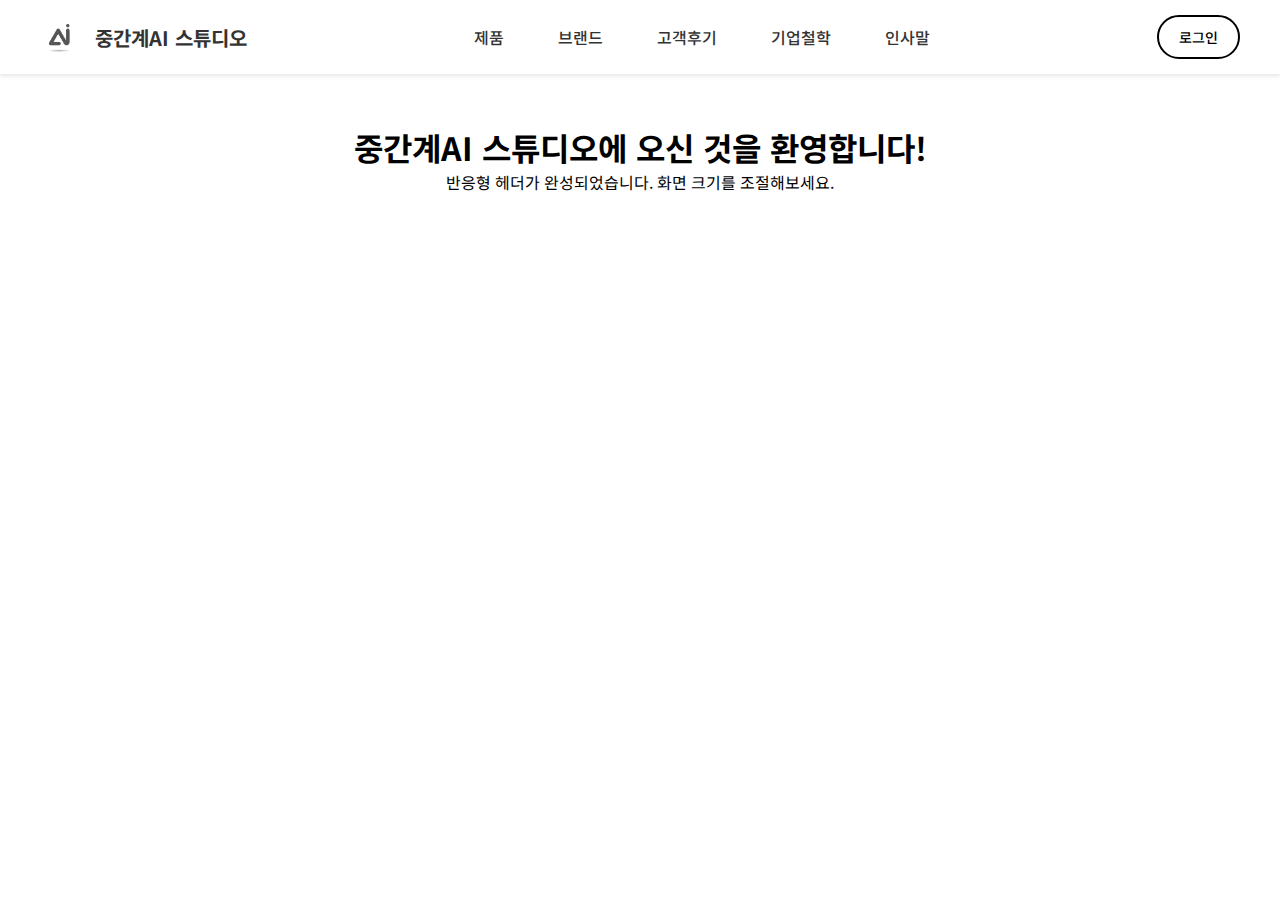
<file: New1_Header.html>
<!DOCTYPE html>
<html lang="ko">
<head>
    <meta charset="UTF-8">
    <meta name="viewport" content="width=device-width, initial-scale=1.0">
    <title>중간계AI 스튜디오</title>
    <!-- 넥슨폰트 웹폰트 불러오기 -->
    <link href="https://fonts.googleapis.com/css2?family=Noto+Sans+KR:wght@300;400;500;700&display=swap" rel="stylesheet">
    <style>
        /* 초기화 스타일 - 모든 요소의 기본 여백과 패딩을 없애요 */
        * {
            margin: 0;
            padding: 0;
            box-sizing: border-box;
        }

        /* 전체 페이지 스타일 */
        body {
            font-family: 'Noto Sans KR', sans-serif; /* 넥슨폰트 대신 구글 웹폰트 사용 */
            background-color: white; /* 배경색을 흰색으로 설정 */
        }

        /* 헤더 전체 스타일 */
        .header {
            background-color: white; /* 헤더 배경색을 흰색으로 */
            padding: 15px 20px; /* 헤더 안쪽 여백 설정 */
            box-shadow: 0 2px 4px rgba(0,0,0,0.1); /* 헤더 아래쪽에 그림자 효과 */
            position: sticky; /* 스크롤해도 헤더가 위에 고정되도록 */
            top: 0; /* 맨 위에 고정 */
            z-index: 1000; /* 다른 요소들보다 위에 보이도록 */
        }

        /* 헤더 내용물을 담는 컨테이너 */
        .header-container {
            display: flex; /* 가로로 나란히 배치하기 위해 flex 사용 */
            align-items: center; /* 세로 가운데 정렬 */
            justify-content: space-between; /* 양쪽 끝과 가운데로 배치 */
            max-width: 1200px; /* 최대 너비 제한 */
            margin: 0 auto; /* 가운데 정렬 */
            gap: 10px; /* 요소들 사이 간격을 10px로 설정 */
        }

        /* 로고와 브랜드명을 묶는 왼쪽 영역 */
        .header-left {
            display: flex; /* 로고와 브랜드명을 가로로 배치 */
            align-items: center; /* 세로 가운데 정렬 */
            gap: 15px; /* 로고와 브랜드명 사이 간격 */
        }

        /* 로고 이미지 스타일 */
        .logo {
            height: 40px; /* 로고 높이 설정 */
            width: auto; /* 비율에 맞게 너비 자동 조정 */
        }

        /* 브랜드명 스타일 */
        .brand-name {
            font-size: 20px; /* 글자 크기 */
            font-weight: 700; /* 글자 굵기를 굵게 */
            color: #333; /* 글자 색상을 진한 회색으로 */
        }

        /* 가운데 네비게이션 메뉴 */
        .nav-menu {
            display: flex; /* 메뉴들을 가로로 배치 */
            align-items: center; /* 세로 가운데 정렬 */
            gap: 30px; /* 메뉴들 사이 간격 */
            list-style: none; /* 리스트 점 제거 */
        }

        /* 각 메뉴 항목 스타일 */
        .nav-item {
            font-size: 16px; /* 글자 크기 */
            font-weight: 500; /* 글자 굵기 */
            color: #333; /* 글자 색상 */
            text-decoration: none; /* 밑줄 제거 */
            padding: 8px 12px; /* 클릭 영역을 넓히기 위한 패딩 */
            border-radius: 5px; /* 모서리를 둥글게 */
            transition: all 0.3s ease; /* 마우스 올렸을 때 부드러운 효과 */
        }

        /* 메뉴에 마우스 올렸을 때 효과 */
        .nav-item:hover {
            background-color: #f5f5f5; /* 배경색을 연한 회색으로 */
            color: #007bff; /* 글자색을 파란색으로 */
        }

        /* 로그인 버튼 스타일 */
        .login-btn {
            background-color: white; /* 흰색 배경 */
            color: black; /* 검은색 글자 */
            border: 2px solid black; /* 검은색 테두리 */
            border-radius: 30px; /* 둥근 모서리 (radius 30) */
            padding: 10px 20px; /* 버튼 안쪽 여백 */
            font-size: 14px; /* 글자 크기 */
            font-weight: 500; /* 글자 굵기 */
            cursor: pointer; /* 마우스 포인터를 손가락 모양으로 */
            text-decoration: none; /* 밑줄 제거 */
            transition: all 0.3s ease; /* 부드러운 효과 */
        }

        /* 로그인 버튼에 마우스 올렸을 때 효과 */
        .login-btn:hover {
            background-color: black; /* 배경을 검은색으로 */
            color: white; /* 글자를 흰색으로 */
        }

        /* 모바일 메뉴 버튼 (처음에는 숨김) */
        .mobile-menu-btn {
            display: none; /* 기본적으로 숨김 */
            flex-direction: column; /* 세로로 배치 */
            cursor: pointer; /* 클릭 가능하도록 */
            padding: 5px; /* 클릭 영역 확대 */
        }

        /* 햄버거 메뉴의 선들 */
        .mobile-menu-btn span {
            width: 25px; /* 선의 너비 */
            height: 3px; /* 선의 높이 */
            background-color: #333; /* 선의 색상 */
            margin: 3px 0; /* 선들 사이 간격 */
            transition: 0.3s; /* 부드러운 애니메이션 */
        }

        /* 태블릿 크기에서의 반응형 디자인 (768px 이하) */
        @media (max-width: 768px) {
            .nav-menu {
                display: none; /* 네비게이션 메뉴 숨김 */
            }
            
            .mobile-menu-btn {
                display: flex; /* 모바일 메뉴 버튼 보이기 */
            }
            
            .brand-name {
                font-size: 18px; /* 브랜드명 글자 크기 줄이기 */
            }
            
            .header-container {
                gap: 15px; /* 간격 조정 */
            }
        }

        /* 모바일 크기에서의 반응형 디자인 (480px 이하) */
        @media (max-width: 480px) {
            .header {
                padding: 10px 15px; /* 헤더 패딩 줄이기 */
            }
            
            .logo {
                height: 35px; /* 로고 크기 줄이기 */
            }
            
            .brand-name {
                font-size: 16px; /* 브랜드명 더 작게 */
            }
            
            .login-btn {
                padding: 8px 16px; /* 로그인 버튼 크기 줄이기 */
                font-size: 12px; /* 글자 크기 줄이기 */
            }
        }

        /* 모바일 드롭다운 메뉴 스타일 */
        .mobile-nav {
            display: none; /* 기본적으로 숨김 */
            position: absolute; /* 절대 위치 */
            top: 100%; /* 헤더 바로 아래 */
            left: 0; /* 왼쪽 끝부터 */
            width: 100%; /* 전체 너비 */
            background-color: white; /* 흰색 배경 */
            box-shadow: 0 2px 10px rgba(0,0,0,0.1); /* 그림자 효과 */
            z-index: 999; /* 다른 요소보다 위에 */
        }

        /* 모바일 메뉴가 열렸을 때 */
        .mobile-nav.active {
            display: block; /* 메뉴 보이기 */
        }

        /* 모바일 메뉴 항목들 */
        .mobile-nav-item {
            display: block; /* 세로로 배치 */
            padding: 15px 20px; /* 클릭하기 쉽게 패딩 추가 */
            color: #333; /* 글자 색상 */
            text-decoration: none; /* 밑줄 제거 */
            border-bottom: 1px solid #eee; /* 구분선 */
            font-size: 16px; /* 글자 크기 */
        }

        /* 모바일 메뉴 항목에 마우스 올렸을 때 */
        .mobile-nav-item:hover {
            background-color: #f5f5f5; /* 배경색 변경 */
        }
    </style>
</head>
<body>
    <!-- 헤더 영역 시작 -->
    <header class="header">
        <!-- 헤더 내용물을 담는 컨테이너 -->
        <div class="header-container">
            <!-- 왼쪽 영역: 로고와 브랜드명 -->
            <div class="header-left">
                <!-- 로고 이미지 -->
                <img src="images/logo1.png" alt="중간계AI 스튜디오 로고" class="logo">
                <!-- 브랜드명 -->
                <div class="brand-name">중간계AI 스튜디오</div>
            </div>

            <!-- 가운데 영역: 네비게이션 메뉴 (데스크톱용) -->
            <nav class="nav-menu">
                <a href="#products" class="nav-item">제품</a>
                <a href="#brand" class="nav-item">브랜드</a>
                <a href="#reviews" class="nav-item">고객후기</a>
                <a href="#philosophy" class="nav-item">기업철학</a>
                <a href="#greeting" class="nav-item">인사말</a>
            </nav>

            <!-- 오른쪽 영역: 로그인 버튼과 모바일 메뉴 버튼 -->
            <div style="display: flex; align-items: center; gap: 15px;">
                <!-- 로그인 버튼 -->
                <a href="#login" class="login-btn">로그인</a>
                
                <!-- 모바일 메뉴 버튼 (햄버거 메뉴) -->
                <div class="mobile-menu-btn" onclick="toggleMobileMenu()">
                    <span></span>
                    <span></span>
                    <span></span>
                </div>
            </div>
        </div>

        <!-- 모바일용 드롭다운 메뉴 -->
        <nav class="mobile-nav" id="mobileNav">
            <a href="#products" class="mobile-nav-item" onclick="closeMobileMenu()">제품</a>
            <a href="#brand" class="mobile-nav-item" onclick="closeMobileMenu()">브랜드</a>
            <a href="#reviews" class="mobile-nav-item" onclick="closeMobileMenu()">고객후기</a>
            <a href="#philosophy" class="mobile-nav-item" onclick="closeMobileMenu()">기업철학</a>
            <a href="#greeting" class="mobile-nav-item" onclick="closeMobileMenu()">인사말</a>
        </nav>
    </header>

    <!-- 페이지 내용 예시 -->
    <main style="padding: 50px 20px; text-align: center;">
        <h1>중간계AI 스튜디오에 오신 것을 환영합니다!</h1>
        <p>반응형 헤더가 완성되었습니다. 화면 크기를 조절해보세요.</p>
    </main>

    <script>
        // 모바일 메뉴를 열고 닫는 함수
        function toggleMobileMenu() {
            // 모바일 네비게이션 요소를 찾아요
            const mobileNav = document.getElementById('mobileNav');
            
            // 현재 메뉴가 열려있는지 확인하고 반대로 바꿔요
            if (mobileNav.classList.contains('active')) {
                mobileNav.classList.remove('active'); // 메뉴 닫기
            } else {
                mobileNav.classList.add('active'); // 메뉴 열기
            }
        }

        // 모바일 메뉴를 닫는 함수
        function closeMobileMenu() {
            // 모바일 네비게이션 요소를 찾아요
            const mobileNav = document.getElementById('mobileNav');
            // 메뉴를 닫아요
            mobileNav.classList.remove('active');
        }

        // 화면 크기가 바뀔 때 모바일 메뉴를 자동으로 닫는 함수
        window.addEventListener('resize', function() {
            // 화면이 768px보다 커지면 모바일 메뉴를 닫아요
            if (window.innerWidth > 768) {
                closeMobileMenu();
            }
        });

        // 메뉴 외부를 클릭했을 때 모바일 메뉴를 닫는 함수
        document.addEventListener('click', function(event) {
            const mobileNav = document.getElementById('mobileNav');
            const mobileMenuBtn = document.querySelector('.mobile-menu-btn');
            
            // 클릭한 곳이 모바일 메뉴나 메뉴 버튼이 아니면 메뉴를 닫아요
            if (!mobileNav.contains(event.target) && !mobileMenuBtn.contains(event.target)) {
                closeMobileMenu();
            }
        });
    </script>
</body>
</html>
</file>
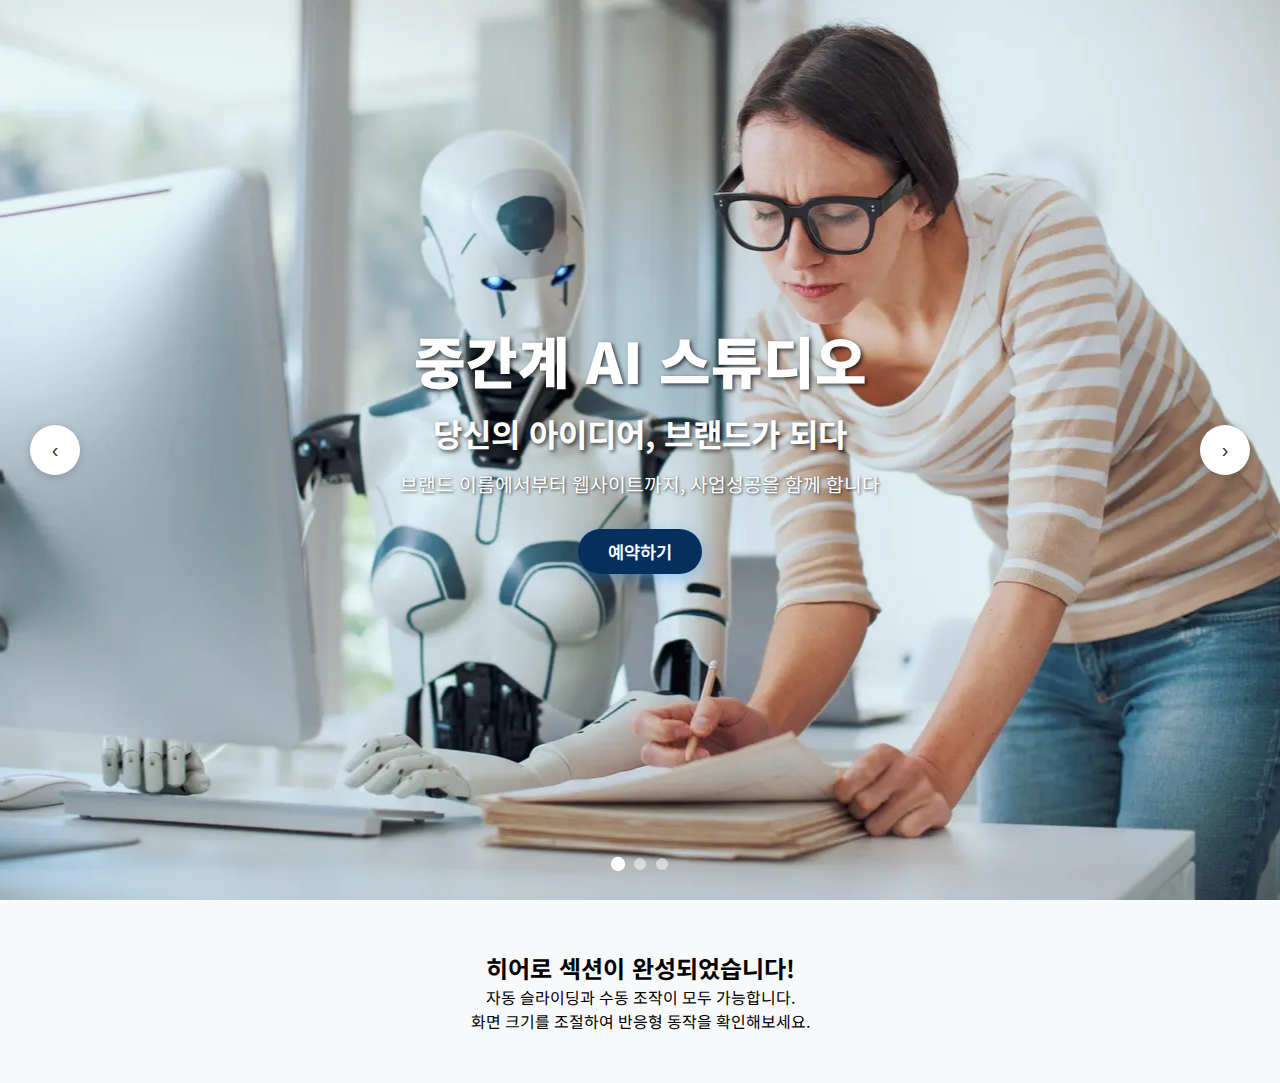
<file: New2_Hero.html>
<!DOCTYPE html>
<html lang="ko">
<head>
    <meta charset="UTF-8">
    <meta name="viewport" content="width=device-width, initial-scale=1.0">
    <title>중간계 AI 스튜디오 - 히어로</title>
    <!-- 넥슨폰트 웹폰트 불러오기 -->
    <link href="https://fonts.googleapis.com/css2?family=Noto+Sans+KR:wght@300;400;500;700;900&display=swap" rel="stylesheet">
    <style>
        /* 초기화 스타일 - 모든 요소의 기본 여백과 패딩을 없애요 */
        * {
            margin: 0;
            padding: 0;
            box-sizing: border-box;
        }

        /* 전체 페이지 스타일 */
        body {
            font-family: 'Noto Sans KR', sans-serif; /* 넥슨폰트 대신 구글 웹폰트 사용 */
            overflow-x: hidden; /* 가로 스크롤 방지 */
        }

        /* 히어로 섹션 전체 컨테이너 */
        .hero-section {
            position: relative; /* 자식 요소들의 절대 위치 기준점 */
            width: 100%; /* 화면 전체 너비 */
            height: 100vh; /* 화면 전체 높이 */
            overflow: hidden; /* 넘치는 부분 숨기기 */
        }

        /* 슬라이드 컨테이너 */
        .hero-slider {
            position: relative; /* 슬라이드들의 위치 기준점 */
            width: 100%; /* 전체 너비 */
            height: 100%; /* 전체 높이 */
        }

        /* 각각의 슬라이드 */
        .hero-slide {
            position: absolute; /* 절대 위치로 겹쳐서 배치 */
            top: 0; /* 맨 위부터 */
            left: 0; /* 맨 왼쪽부터 */
            width: 100%; /* 전체 너비 */
            height: 100%; /* 전체 높이 */
            background-size: cover; /* 배경 이미지를 화면에 꽉 차게 */
            background-position: center; /* 배경 이미지를 가운데 정렬 */
            background-repeat: no-repeat; /* 배경 이미지 반복 안함 */
            display: flex; /* 내용물을 가운데 정렬하기 위해 flex 사용 */
            align-items: center; /* 세로 가운데 정렬 */
            justify-content: center; /* 가로 가운데 정렬 */
            opacity: 0; /* 처음에는 투명하게 숨김 */
            transition: opacity 1s ease-in-out; /* 부드러운 페이드 효과 */
        }

        /* 현재 보이는 슬라이드 */
        .hero-slide.active {
            opacity: 1; /* 완전히 보이게 */
        }

        /* 첫 번째 슬라이드 배경 이미지 */
        .hero-slide:nth-child(1) {
            background-image: url('images/hero01.jpg');
        }

        /* 두 번째 슬라이드 배경 이미지 */
        .hero-slide:nth-child(2) {
            background-image: url('images/hero02.jpg');
        }

        /* 세 번째 슬라이드 배경 이미지 */
        .hero-slide:nth-child(3) {
            background-image: url('images/hero03.jpg');
        }

        /* 슬라이드 내용물 컨테이너 */
        .hero-content {
            text-align: center; /* 텍스트 가운데 정렬 */
            color: white; /* 글자색을 흰색으로 */
            max-width: 800px; /* 최대 너비 제한 */
            padding: 0 20px; /* 좌우 여백 */
            z-index: 2; /* 다른 요소들보다 위에 표시 */
        }

        /* 브랜드명 스타일 */
        .hero-brand {
            font-size: 3.5rem; /* 큰 글씨 크기 */
            font-weight: 900; /* 매우 굵은 글씨 */
            margin-bottom: 20px; /* 아래쪽 여백 */
            text-shadow: 2px 2px 4px rgba(0,0,0,0.7); /* 글자 그림자로 가독성 향상 */
            line-height: 1.2; /* 줄 간격 */
        }

        /* 슬로건 스타일 */
        .hero-slogan {
            font-size: 2rem; /* 중간 글씨 크기 */
            font-weight: 700; /* 굵은 글씨 */
            margin-bottom: 15px; /* 아래쪽 여백 */
            text-shadow: 2px 2px 4px rgba(0,0,0,0.7); /* 글자 그림자 */
            line-height: 1.3; /* 줄 간격 */
        }

        /* 설명 텍스트 스타일 */
        .hero-desc {
            font-size: 1.2rem; /* 작은 글씨 크기 */
            font-weight: 400; /* 보통 굵기 */
            margin-bottom: 30px; /* 아래쪽 여백 */
            text-shadow: 1px 1px 3px rgba(0,0,0,0.7); /* 글자 그림자 */
            line-height: 1.5; /* 줄 간격 */
        }

        /* 예약하기 버튼 스타일 */
        .hero-button {
            display: inline-block; /* 인라인 블록으로 표시 */
            background-color: #052f5d; /* 파란색 배경 */
            color: white; /* 흰색 글자 */
            padding: 10px 30px; /* 버튼 안쪽 여백 */
            font-size: 1.1rem; /* 글자 크기 */
            font-weight: 600; /* 약간 굵은 글씨 */
            text-decoration: none; /* 밑줄 제거 */
            border-radius: 50px; /* 둥근 모서리 */
            transition: all 0.3s ease; /* 부드러운 효과 */
            box-shadow: 0 4px 15px rgba(0,123,255,0.3); /* 버튼 그림자 */
            text-shadow: none; /* 버튼 텍스트는 그림자 없음 */
        }

        /* 예약하기 버튼에 마우스 올렸을 때 */
        .hero-button:hover {
            background-color: #0056b3; /* 더 진한 파란색 */
            transform: translateY(-2px); /* 살짝 위로 올라가는 효과 */
            box-shadow: 0 6px 20px rgba(0,123,255,0.4); /* 더 진한 그림자 */
        }

        /* 왼쪽 화살표 버튼 */
        .hero-arrow {
            position: absolute; /* 절대 위치 */
            top: 50%; /* 세로 가운데 */
            transform: translateY(-50%); /* 정확한 가운데 정렬 */
            background-color: white; /* 흰색 배경 */
            color: #333; /* 진한 회색 글자 */
            border: none; /* 테두리 없음 */
            width: 50px; /* 버튼 너비 */
            height: 50px; /* 버튼 높이 */
            border-radius: 50%; /* 원형 버튼 */
            font-size: 20px; /* 화살표 크기 */
            cursor: pointer; /* 클릭 가능한 손가락 모양 */
            z-index: 3; /* 다른 요소들보다 위에 */
            transition: all 0.3s ease; /* 부드러운 효과 */
            display: flex; /* 화살표를 가운데 정렬하기 위해 */
            align-items: center; /* 세로 가운데 정렬 */
            justify-content: center; /* 가로 가운데 정렬 */
            box-shadow: 0 2px 10px rgba(0,0,0,0.2); /* 버튼 그림자 */
        }

        /* 왼쪽 화살표 위치 */
        .hero-arrow.left {
            left: 30px; /* 왼쪽에서 30px 떨어진 곳 */
        }

        /* 오른쪽 화살표 위치 */
        .hero-arrow.right {
            right: 30px; /* 오른쪽에서 30px 떨어진 곳 */
        }

        /* 화살표 버튼에 마우스 올렸을 때 */
        .hero-arrow:hover {
            background-color: #f8f9fa; /* 연한 회색 배경 */
            transform: translateY(-50%) scale(1.1); /* 크기 살짝 확대 */
        }

        /* 슬라이드 인디케이터 (점들) */
        .hero-indicators {
            position: absolute; /* 절대 위치 */
            bottom: 30px; /* 아래에서 30px */
            left: 50%; /* 가로 가운데 */
            transform: translateX(-50%); /* 정확한 가운데 정렬 */
            display: flex; /* 가로로 나열 */
            gap: 10px; /* 점들 사이 간격 */
            z-index: 3; /* 다른 요소들보다 위에 */
        }

        /* 각각의 인디케이터 점 */
        .hero-indicator {
            width: 12px; /* 점의 너비 */
            height: 12px; /* 점의 높이 */
            border-radius: 50%; /* 원형 */
            background-color: rgba(255,255,255,0.5); /* 반투명 흰색 */
            cursor: pointer; /* 클릭 가능 */
            transition: all 0.3s ease; /* 부드러운 효과 */
        }

        /* 현재 슬라이드의 인디케이터 */
        .hero-indicator.active {
            background-color: white; /* 완전한 흰색 */
            transform: scale(1.2); /* 크기 확대 */
        }

        /* 태블릿 크기에서의 반응형 디자인 (768px 이하) */
        @media (max-width: 768px) {
            .hero-brand {
                font-size: 2.5rem; /* 브랜드명 글씨 크기 줄이기 */
            }
            
            .hero-slogan {
                font-size: 1.5rem; /* 슬로건 글씨 크기 줄이기 */
            }
            
            .hero-desc {
                font-size: 1rem; /* 설명 글씨 크기 줄이기 */
            }
            
            .hero-arrow {
                width: 40px; /* 화살표 버튼 크기 줄이기 */
                height: 40px;
                font-size: 16px;
            }
            
            .hero-arrow.left {
                left: 20px; /* 화살표 위치 조정 */
            }
            
            .hero-arrow.right {
                right: 20px;
            }
        }

        /* 모바일 크기에서의 반응형 디자인 (480px 이하) */
        @media (max-width: 480px) {
            .hero-brand {
                font-size: 2rem; /* 브랜드명 더 작게 */
                margin-bottom: 15px;
            }
            
            .hero-slogan {
                font-size: 1.2rem; /* 슬로건 더 작게 */
                margin-bottom: 10px;
            }
            
            .hero-desc {
                font-size: 0.9rem; /* 설명 더 작게 */
                margin-bottom: 25px;
            }
            
            .hero-button {
                padding: 12px 25px; /* 버튼 크기 줄이기 */
                font-size: 1rem;
            }
            
            .hero-content {
                padding: 0 15px; /* 좌우 여백 줄이기 */
            }
            
            .hero-arrow {
                width: 35px; /* 화살표 더 작게 */
                height: 35px;
                font-size: 14px;
            }
            
            .hero-arrow.left {
                left: 15px; /* 화살표 위치 더 가깝게 */
            }
            
            .hero-arrow.right {
                right: 15px;
            }
        }
    </style>
</head>
<body>
    <!-- 히어로 섹션 시작 -->
    <section class="hero-section">
        <!-- 슬라이드 컨테이너 -->
        <div class="hero-slider">
            <!-- 첫 번째 슬라이드 -->
            <div class="hero-slide active">
                <div class="hero-content">
                    <h1 class="hero-brand">중간계 AI 스튜디오</h1>
                    <h2 class="hero-slogan">당신의 아이디어, 브랜드가 되다</h2>
                    <p class="hero-desc">브랜드 이름에서부터 웹사이트까지, 사업성공을 함께 합니다</p>
                    <a href="#reservation" class="hero-button">예약하기</a>
                </div>
            </div>

            <!-- 두 번째 슬라이드 -->
            <div class="hero-slide">
                <div class="hero-content">
                    <h1 class="hero-brand">중간계 AI 스튜디오</h1>
                    <h2 class="hero-slogan">쉽고 빠르게, 원하는 것을 구축하다</h2>
                    <p class="hero-desc">아이디어에서 실현까지 중간계 AI가 함께합니다</p>
                    <a href="#reservation" class="hero-button">예약하기</a>
                </div>
            </div>

            <!-- 세 번째 슬라이드 -->
            <div class="hero-slide">
                <div class="hero-content">
                    <h1 class="hero-brand">중간계 AI 스튜디오</h1>
                    <h2 class="hero-slogan">상상력에 날개를, 날아 오르다</h2>
                    <p class="hero-desc">꿈이 아니라, 현실이 될 것입니다</p>
                    <a href="#reservation" class="hero-button">예약하기</a>
                </div>
            </div>
        </div>

        <!-- 왼쪽 화살표 버튼 -->
        <button class="hero-arrow left" onclick="previousSlide()">
            &#8249;
        </button>

        <!-- 오른쪽 화살표 버튼 -->
        <button class="hero-arrow right" onclick="nextSlide()">
            &#8250;
        </button>

        <!-- 슬라이드 인디케이터 (점들) -->
        <div class="hero-indicators">
            <div class="hero-indicator active" onclick="goToSlide(0)"></div>
            <div class="hero-indicator" onclick="goToSlide(1)"></div>
            <div class="hero-indicator" onclick="goToSlide(2)"></div>
        </div>
    </section>

    <!-- 페이지 내용 예시 -->
    <main style="padding: 50px 20px; text-align: center; background-color: #f8f9fa;">
        <h2>히어로 섹션이 완성되었습니다!</h2>
        <p>자동 슬라이딩과 수동 조작이 모두 가능합니다.</p>
        <p>화면 크기를 조절하여 반응형 동작을 확인해보세요.</p>
    </main>

    <script>
        // 현재 보이는 슬라이드 번호 (0부터 시작)
        let currentSlide = 0;
        
        // 전체 슬라이드 개수
        const totalSlides = 3;
        
        // 자동 슬라이딩을 위한 타이머
        let autoSlideTimer;

        // 다음 슬라이드로 이동하는 함수
        function nextSlide() {
            // 현재 슬라이드를 숨기고 다음 슬라이드를 보여줘요
            goToSlide((currentSlide + 1) % totalSlides);
        }

        // 이전 슬라이드로 이동하는 함수
        function previousSlide() {
            // 현재 슬라이드를 숨기고 이전 슬라이드를 보여줘요
            goToSlide((currentSlide - 1 + totalSlides) % totalSlides);
        }

        // 특정 슬라이드로 이동하는 함수
        function goToSlide(slideIndex) {
            // 모든 슬라이드에서 active 클래스 제거 (숨기기)
            const slides = document.querySelectorAll('.hero-slide');
            const indicators = document.querySelectorAll('.hero-indicator');
            
            slides.forEach(slide => slide.classList.remove('active'));
            indicators.forEach(indicator => indicator.classList.remove('active'));
            
            // 새로운 슬라이드와 인디케이터에 active 클래스 추가 (보이기)
            slides[slideIndex].classList.add('active');
            indicators[slideIndex].classList.add('active');
            
            // 현재 슬라이드 번호 업데이트
            currentSlide = slideIndex;
            
            // 자동 슬라이딩 타이머 재시작
            resetAutoSlide();
        }

        // 자동 슬라이딩 시작하는 함수
        function startAutoSlide() {
            // 5초마다 다음 슬라이드로 자동 이동
            autoSlideTimer = setInterval(nextSlide, 5000);
        }

        // 자동 슬라이딩 멈추는 함수
        function stopAutoSlide() {
            // 타이머 정지
            if (autoSlideTimer) {
                clearInterval(autoSlideTimer);
            }
        }

        // 자동 슬라이딩 재시작하는 함수
        function resetAutoSlide() {
            // 기존 타이머 정지하고 새로 시작
            stopAutoSlide();
            startAutoSlide();
        }

        // 페이지가 로드되면 자동 슬라이딩 시작
        document.addEventListener('DOMContentLoaded', function() {
            startAutoSlide();
        });

        // 마우스가 히어로 섹션에 올라가면 자동 슬라이딩 멈춤
        document.querySelector('.hero-section').addEventListener('mouseenter', function() {
            stopAutoSlide();
        });

        // 마우스가 히어로 섹션에서 벗어나면 자동 슬라이딩 재시작
        document.querySelector('.hero-section').addEventListener('mouseleave', function() {
            startAutoSlide();
        });

        // 키보드로도 슬라이드 조작 가능하게 하기
        document.addEventListener('keydown', function(event) {
            if (event.key === 'ArrowLeft') {
                // 왼쪽 화살표 키를 누르면 이전 슬라이드
                previousSlide();
            } else if (event.key === 'ArrowRight') {
                // 오른쪽 화살표 키를 누르면 다음 슬라이드
                nextSlide();
            }
        });

        // 터치 스와이프 기능 (모바일용)
        let touchStartX = 0;
        let touchEndX = 0;

        // 터치 시작할 때 위치 기록
        document.querySelector('.hero-section').addEventListener('touchstart', function(event) {
            touchStartX = event.changedTouches[0].screenX;
        });

        // 터치 끝날 때 스와이프 방향 판단
        document.querySelector('.hero-section').addEventListener('touchend', function(event) {
            touchEndX = event.changedTouches[0].screenX;
            handleSwipe();
        });

        // 스와이프 방향에 따라 슬라이드 이동
        function handleSwipe() {
            const swipeThreshold = 50; // 최소 스와이프 거리
            
            if (touchEndX < touchStartX - swipeThreshold) {
                // 왼쪽으로 스와이프하면 다음 슬라이드
                nextSlide();
            }
            
            if (touchEndX > touchStartX + swipeThreshold) {
                // 오른쪽으로 스와이프하면 이전 슬라이드
                previousSlide();
            }
        }
    </script>
</body>
</html>
</file>
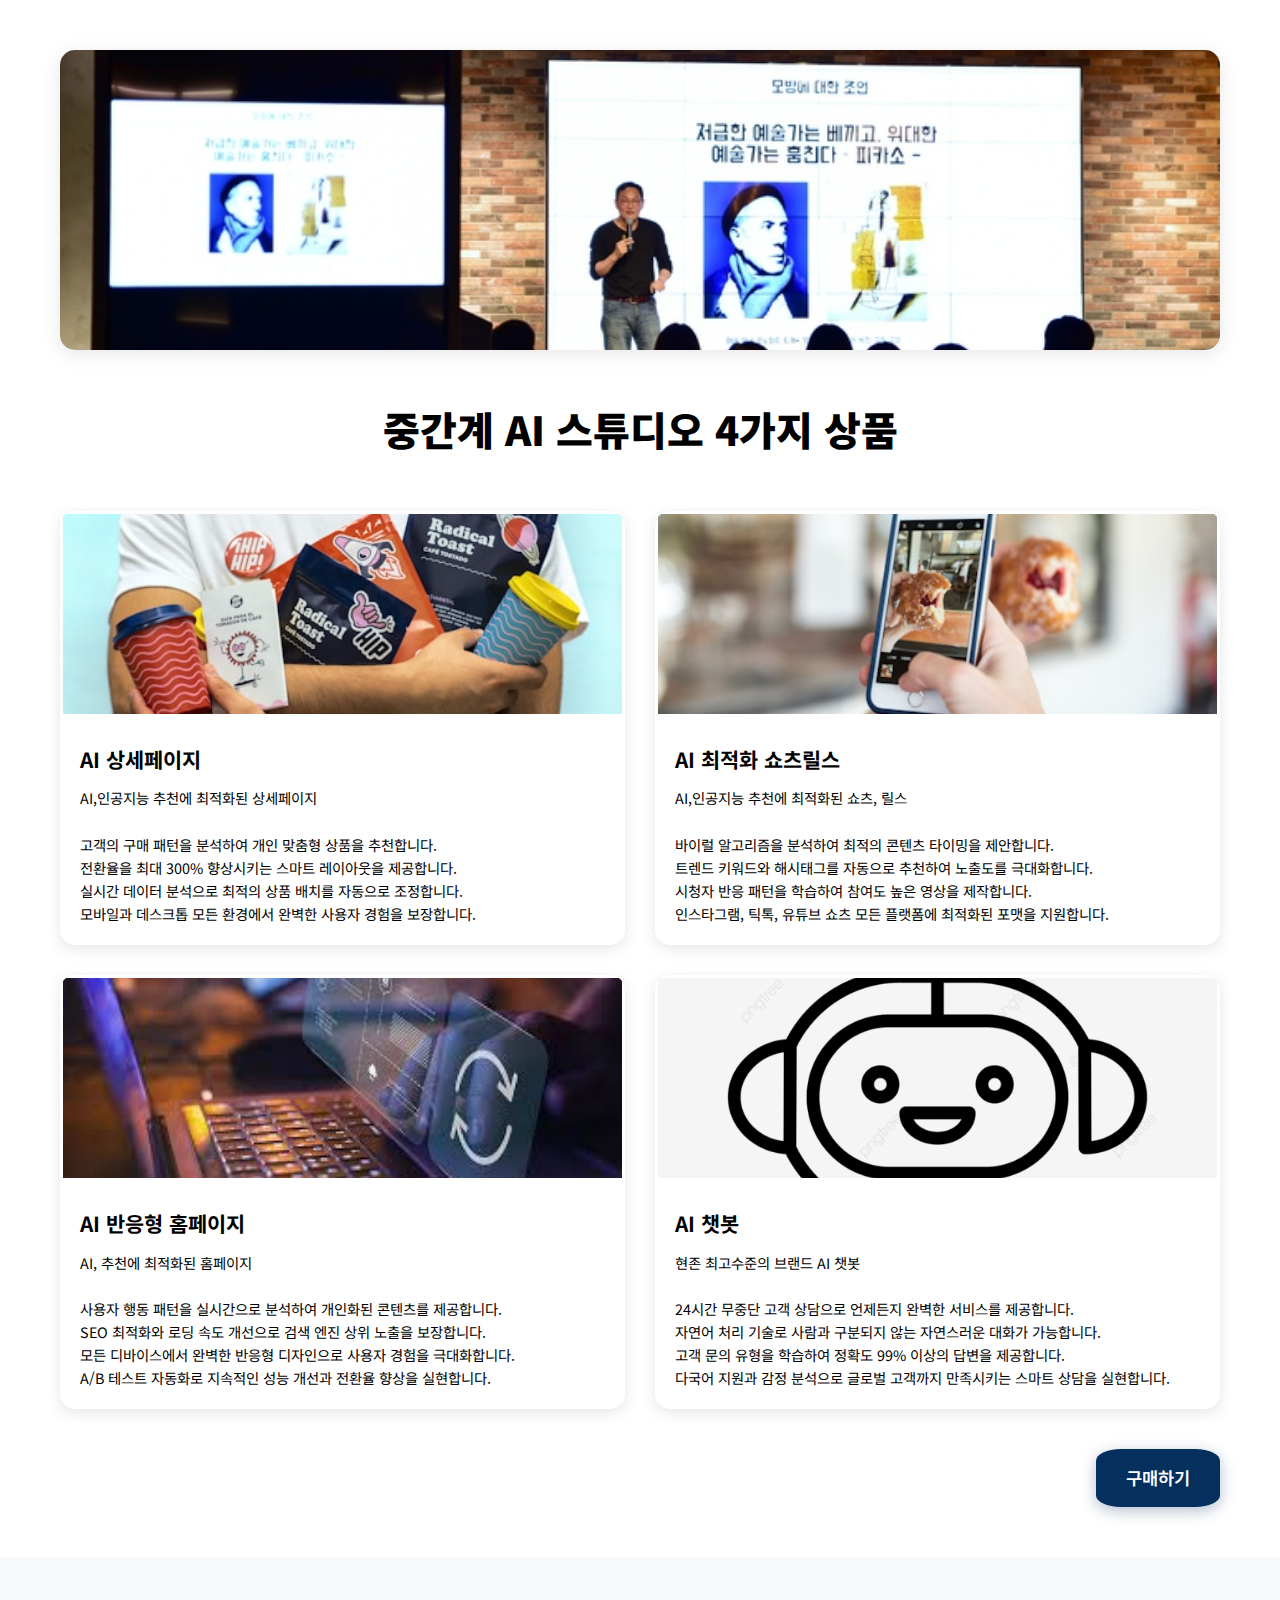
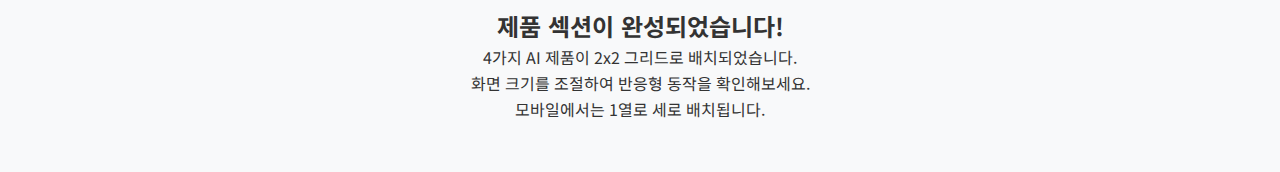
<file: New3_Product.html>
<!DOCTYPE html>
<html lang="ko">
<head>
    <meta charset="UTF-8">
    <meta name="viewport" content="width=device-width, initial-scale=1.0">
    <title>중간계 AI 스튜디오 - 제품</title>
    <!-- 넥슨폰트 웹폰트 불러오기 -->
    <link href="https://fonts.googleapis.com/css2?family=Noto+Sans+KR:wght@300;400;500;700;900&display=swap" rel="stylesheet">
    <style>
        /* 초기화 스타일 - 모든 요소의 기본 여백과 패딩을 없애요 */
        * {
            margin: 0;
            padding: 0;
            box-sizing: border-box;
        }

        /* 전체 페이지 스타일 */
        body {
            font-family: 'Noto Sans KR', sans-serif; /* 넥슨폰트 대신 구글 웹폰트 사용 */
            line-height: 1.6; /* 줄 간격 설정 */
            color: #333; /* 기본 글자색을 진한 회색으로 */
        }

        /* 제품 섹션 전체 컨테이너 */
        .product-container {
            max-width: 1200px; /* 최대 너비 제한 */
            margin: 0 auto; /* 가운데 정렬 */
            padding: 50px 20px; /* 위아래 50px, 좌우 20px 여백 */
        }

        /* 매장 대표 이미지 */
        .shop-image {
            width: 100%; /* 전체 너비 */
            height: 300px; /* 높이 고정 */
            object-fit: cover; /* 이미지 비율 유지하며 영역에 맞춤 */
            border-radius: 15px; /* 모서리를 둥글게 */
            margin-bottom: 40px; /* 아래쪽 여백 */
            box-shadow: 0 4px 20px rgba(0,0,0,0.1); /* 그림자 효과 */
        }

        /* 제품 타이틀 스타일 */
        .product-title {
            font-size: 2.5rem; /* 큰 글씨 크기 */
            font-weight: 900; /* 매우 굵은 글씨 */
            color: black; /* 검은색 글자 */
            text-align: center; /* 가운데 정렬 */
            margin-bottom: 50px; /* 아래쪽 여백 */
        }

        /* 제품들을 담는 그리드 컨테이너 */
        .products-grid {
            display: grid; /* 그리드 레이아웃 사용 */
            grid-template-columns: 1fr 1fr; /* 2열로 배치 (1:1 비율) */
            grid-template-rows: 1fr 1fr; /* 2행으로 배치 (1:1 비율) */
            gap: 30px; /* 제품들 사이 간격 */
            margin-bottom: 40px; /* 아래쪽 여백 */
        }

        /* 각각의 제품 카드 */
        .product-card {
            background-color: white; /* 흰색 배경 */
            border-radius: 15px; /* 모서리를 둥글게 */
            overflow: hidden; /* 넘치는 부분 숨기기 */
            box-shadow: 0 4px 15px rgba(0,0,0,0.1); /* 그림자 효과 */
            transition: transform 0.3s ease, box-shadow 0.3s ease; /* 부드러운 효과 */
        }

        /* 제품 카드에 마우스 올렸을 때 */
        .product-card:hover {
            transform: translateY(-5px); /* 살짝 위로 올라가는 효과 */
            box-shadow: 0 8px 25px rgba(0,0,0,0.15); /* 더 진한 그림자 */
        }

        /* 제품 이미지 */
        .product-image {
            width: 100%; /* 전체 너비 */
            height: 200px; /* 높이 고정 */
            object-fit: cover; /* 이미지 비율 유지하며 영역에 맞춤 */
            margin: 3px; /* 좌우 여백 3px씩 */
            width: calc(100% - 6px); /* 여백을 고려한 너비 계산 */
        }

        /* 제품 설명 영역 */
        .product-content {
            padding: 20px; /* 안쪽 여백 */
            height: auto; /* 높이를 자동으로 조정 */
            min-height: 200px; /* 최소 높이 설정으로 균등한 카드 크기 유지 */
        }

        /* 제품 제목 스타일 */
        .product-content h2 {
            font-size: 1.3rem; /* 중간 글씨 크기 */
            font-weight: 700; /* 굵은 글씨 */
            color: black; /* 검은색 글자 */
            margin-bottom: 10px; /* 아래쪽 여백 */
        }

        /* 제품 설명 스타일 */
        .product-content p {
            font-size: 0.9rem; /* 작은 글씨 크기 */
            font-weight: 400; /* 보통 굵기 */
            color: black; /* 검은색 글자 */
            line-height: 1.6; /* 줄 간격을 넓혀서 가독성 향상 */
            text-align: left; /* 왼쪽 정렬로 읽기 편하게 */
        }

        /* 구매하기 버튼 영역 */
        .purchase-section {
            text-align: right; /* 오른쪽 정렬 */
            margin-top: 30px; /* 위쪽 여백 */
        }

        /* 구매하기 버튼 스타일 */
        .purchase-btn {
            display: inline-block; /* 인라인 블록으로 표시 */
            background-color: #052f5d; /* 진한 파란색 배경 */
            color: white; /* 흰색 글자 */
            padding: 15px 30px; /* 버튼 안쪽 여백 */
            font-size: 1.1rem; /* 글자 크기 */
            font-weight: 600; /* 약간 굵은 글씨 */
            text-decoration: none; /* 밑줄 제거 */
            border-radius: 20%; /* 둥근 모서리 (radius 20%) */
            transition: all 0.3s ease; /* 부드러운 효과 */
            box-shadow: 0 4px 15px rgba(5,47,93,0.3); /* 버튼 그림자 */
        }

        /* 구매하기 버튼에 마우스 올렸을 때 */
        .purchase-btn:hover {
            background-color: #041f42; /* 더 진한 파란색 */
            transform: translateY(-2px); /* 살짝 위로 올라가는 효과 */
            box-shadow: 0 6px 20px rgba(5,47,93,0.4); /* 더 진한 그림자 */
        }

        /* 태블릿 크기에서의 반응형 디자인 (768px 이하) */
        @media (max-width: 768px) {
            .product-container {
                padding: 30px 15px; /* 패딩 줄이기 */
            }
            
            .shop-image {
                height: 200px; /* 매장 이미지 높이 줄이기 */
                margin-bottom: 30px; /* 여백 줄이기 */
            }
            
            .product-title {
                font-size: 2rem; /* 타이틀 글씨 크기 줄이기 */
                margin-bottom: 30px; /* 여백 줄이기 */
            }
            
            .products-grid {
                gap: 20px; /* 제품들 사이 간격 줄이기 */
                margin-bottom: 30px; /* 여백 줄이기 */
            }
            
            .product-image {
                height: 150px; /* 제품 이미지 높이 줄이기 */
            }
            
            .product-content {
                padding: 15px; /* 패딩 줄이기 */
                min-height: 180px; /* 태블릿에서 최소 높이 조정 */
            }
            
            .product-content h2 {
                font-size: 1.1rem; /* 제품 제목 크기 줄이기 */
            }
            
            .product-content p {
                font-size: 0.85rem; /* 제품 설명 크기 줄이기 */
            }
        }

        /* 모바일 크기에서의 반응형 디자인 (480px 이하) */
        @media (max-width: 480px) {
            .products-grid {
                grid-template-columns: 1fr; /* 1열로 변경 (세로 배치) */
                grid-template-rows: repeat(4, 1fr); /* 4행으로 변경 */
                gap: 15px; /* 간격 더 줄이기 */
            }
            
            .product-title {
                font-size: 1.5rem; /* 타이틀 더 작게 */
                margin-bottom: 25px; /* 여백 더 줄이기 */
            }
            
            .shop-image {
                height: 150px; /* 매장 이미지 더 작게 */
                margin-bottom: 25px; /* 여백 더 줄이기 */
            }
            
            .product-image {
                height: 120px; /* 제품 이미지 더 작게 */
            }
            
            .product-content {
                padding: 12px; /* 패딩 더 줄이기 */
                min-height: auto; /* 모바일에서는 최소 높이 제한 해제 */
            }
            
            .product-content h2 {
                font-size: 1rem; /* 제품 제목 더 작게 */
                margin-bottom: 8px; /* 여백 줄이기 */
            }
            
            .product-content p {
                font-size: 0.8rem; /* 제품 설명 더 작게 */
            }
            
            .purchase-btn {
                padding: 12px 25px; /* 버튼 크기 줄이기 */
                font-size: 1rem; /* 글자 크기 줄이기 */
            }
            
            .purchase-section {
                text-align: center; /* 모바일에서는 가운데 정렬 */
                margin-top: 25px; /* 여백 줄이기 */
            }
        }
    </style>
</head>
<body>
    <!-- 제품 섹션 시작 -->
    <section class="product-container">
        <!-- 매장 대표 이미지 -->
        <img src="images/shop1.jpg" alt="중간계 AI 스튜디오 매장" class="shop-image">
        
        <!-- 제품 섹션 타이틀 -->
        <h1 class="product-title">중간계 AI 스튜디오 4가지 상품</h1>
        
        <!-- 제품들을 담는 그리드 -->
        <div class="products-grid">
            <!-- 제품 1: AI 상세페이지 -->
            <div class="product-card">
                <img src="images/pd1.jpg" alt="AI 상세페이지" class="product-image">
                <div class="product-content">
                    <h2 class="ssp-title">AI 상세페이지</h2>
                    <p class="ssp-desc">AI,인공지능 추천에 최적화된 상세페이지<br><br>
                    고객의 구매 패턴을 분석하여 개인 맞춤형 상품을 추천합니다.<br>
                    전환율을 최대 300% 향상시키는 스마트 레이아웃을 제공합니다.<br>
                    실시간 데이터 분석으로 최적의 상품 배치를 자동으로 조정합니다.<br>
                    모바일과 데스크톱 모든 환경에서 완벽한 사용자 경험을 보장합니다.</p>
                </div>
            </div>
            
            <!-- 제품 2: AI 최적화 쇼츠릴스 -->
            <div class="product-card">
                <img src="images/pd2.jpg" alt="AI 최적화 쇼츠릴스" class="product-image">
                <div class="product-content">
                    <h2 class="shorts-title">AI 최적화 쇼츠릴스</h2>
                    <p class="shorts-desc">AI,인공지능 추천에 최적화된 쇼츠, 릴스<br><br>
                    바이럴 알고리즘을 분석하여 최적의 콘텐츠 타이밍을 제안합니다.<br>
                    트렌드 키워드와 해시태그를 자동으로 추천하여 노출도를 극대화합니다.<br>
                    시청자 반응 패턴을 학습하여 참여도 높은 영상을 제작합니다.<br>
                    인스타그램, 틱톡, 유튜브 쇼츠 모든 플랫폼에 최적화된 포맷을 지원합니다.</p>
                </div>
            </div>
            
            <!-- 제품 3: AI 반응형 홈페이지 -->
            <div class="product-card">
                <img src="images/pd3.jpg" alt="AI 반응형 홈페이지" class="product-image">
                <div class="product-content">
                    <h2 class="webpage-title">AI 반응형 홈페이지</h2>
                    <p class="swebpage-desc">AI, 추천에 최적화된 홈페이지<br><br>
                    사용자 행동 패턴을 실시간으로 분석하여 개인화된 콘텐츠를 제공합니다.<br>
                    SEO 최적화와 로딩 속도 개선으로 검색 엔진 상위 노출을 보장합니다.<br>
                    모든 디바이스에서 완벽한 반응형 디자인으로 사용자 경험을 극대화합니다.<br>
                    A/B 테스트 자동화로 지속적인 성능 개선과 전환율 향상을 실현합니다.</p>
                </div>
            </div>
            
            <!-- 제품 4: AI 챗봇 -->
            <div class="product-card">
                <img src="images/pd4.jpg" alt="AI 챗봇" class="product-image">
                <div class="product-content">
                    <h2 class="chatbot-title">AI 챗봇</h2>
                    <p class="chatbot-desc">현존 최고수준의 브랜드 AI 챗봇<br><br>
                    24시간 무중단 고객 상담으로 언제든지 완벽한 서비스를 제공합니다.<br>
                    자연어 처리 기술로 사람과 구분되지 않는 자연스러운 대화가 가능합니다.<br>
                    고객 문의 유형을 학습하여 정확도 99% 이상의 답변을 제공합니다.<br>
                    다국어 지원과 감정 분석으로 글로벌 고객까지 만족시키는 스마트 상담을 실현합니다.</p>
                </div>
            </div>
        </div>
        
        <!-- 구매하기 버튼 섹션 -->
        <div class="purchase-section">
            <a href="https://smartstore.naver.com/" target="_blank" class="purchase-btn">구매하기</a>
        </div>
    </section>

    <!-- 페이지 내용 예시 -->
    <main style="padding: 50px 20px; text-align: center; background-color: #f8f9fa;">
        <h2>제품 섹션이 완성되었습니다!</h2>
        <p>4가지 AI 제품이 2x2 그리드로 배치되었습니다.</p>
        <p>화면 크기를 조절하여 반응형 동작을 확인해보세요.</p>
        <p>모바일에서는 1열로 세로 배치됩니다.</p>
    </main>

    <script>
        // 제품 카드 클릭 시 효과음이나 추가 기능을 위한 JavaScript
        document.addEventListener('DOMContentLoaded', function() {
            // 모든 제품 카드를 찾아요
            const productCards = document.querySelectorAll('.product-card');
            
            // 각 제품 카드에 클릭 이벤트 추가
            productCards.forEach(function(card, index) {
                card.addEventListener('click', function() {
                    // 제품 카드를 클릭했을 때 콘솔에 메시지 출력
                    console.log(`제품 ${index + 1}이 클릭되었습니다!`);
                    
                    // 클릭 효과 추가 (선택사항)
                    card.style.transform = 'scale(0.98)';
                    setTimeout(function() {
                        card.style.transform = '';
                    }, 150);
                });
            });
            
            // 구매하기 버튼 클릭 시 확인 메시지
            const purchaseBtn = document.querySelector('.purchase-btn');
            purchaseBtn.addEventListener('click', function(event) {
                // 사용자에게 확인 메시지 보여주기
                const confirmed = confirm('네이버 스마트스토어로 이동하시겠습니까?');
                
                // 사용자가 취소를 누르면 링크 이동 막기
                if (!confirmed) {
                    event.preventDefault();
                }
            });
        });

        // 이미지 로딩 에러 처리
        document.addEventListener('DOMContentLoaded', function() {
            // 모든 이미지를 찾아요
            const images = document.querySelectorAll('img');
            
            // 각 이미지에 에러 처리 추가
            images.forEach(function(img) {
                img.addEventListener('error', function() {
                    // 이미지 로딩에 실패하면 대체 텍스트 표시
                    this.style.display = 'none';
                    
                    // 대체 텍스트를 담을 div 생성
                    const placeholder = document.createElement('div');
                    placeholder.style.cssText = `
                        width: 100%;
                        height: ${this.classList.contains('shop-image') ? '300px' : '200px'};
                        background-color: #f0f0f0;
                        display: flex;
                        align-items: center;
                        justify-content: center;
                        color: #666;
                        font-size: 14px;
                        border-radius: 10px;
                    `;
                    placeholder.textContent = '이미지를 불러올 수 없습니다';
                    
                    // 원본 이미지 다음에 대체 요소 삽입
                    this.parentNode.insertBefore(placeholder, this.nextSibling);
                });
            });
        });
    </script>
</body>
</html>
</file>
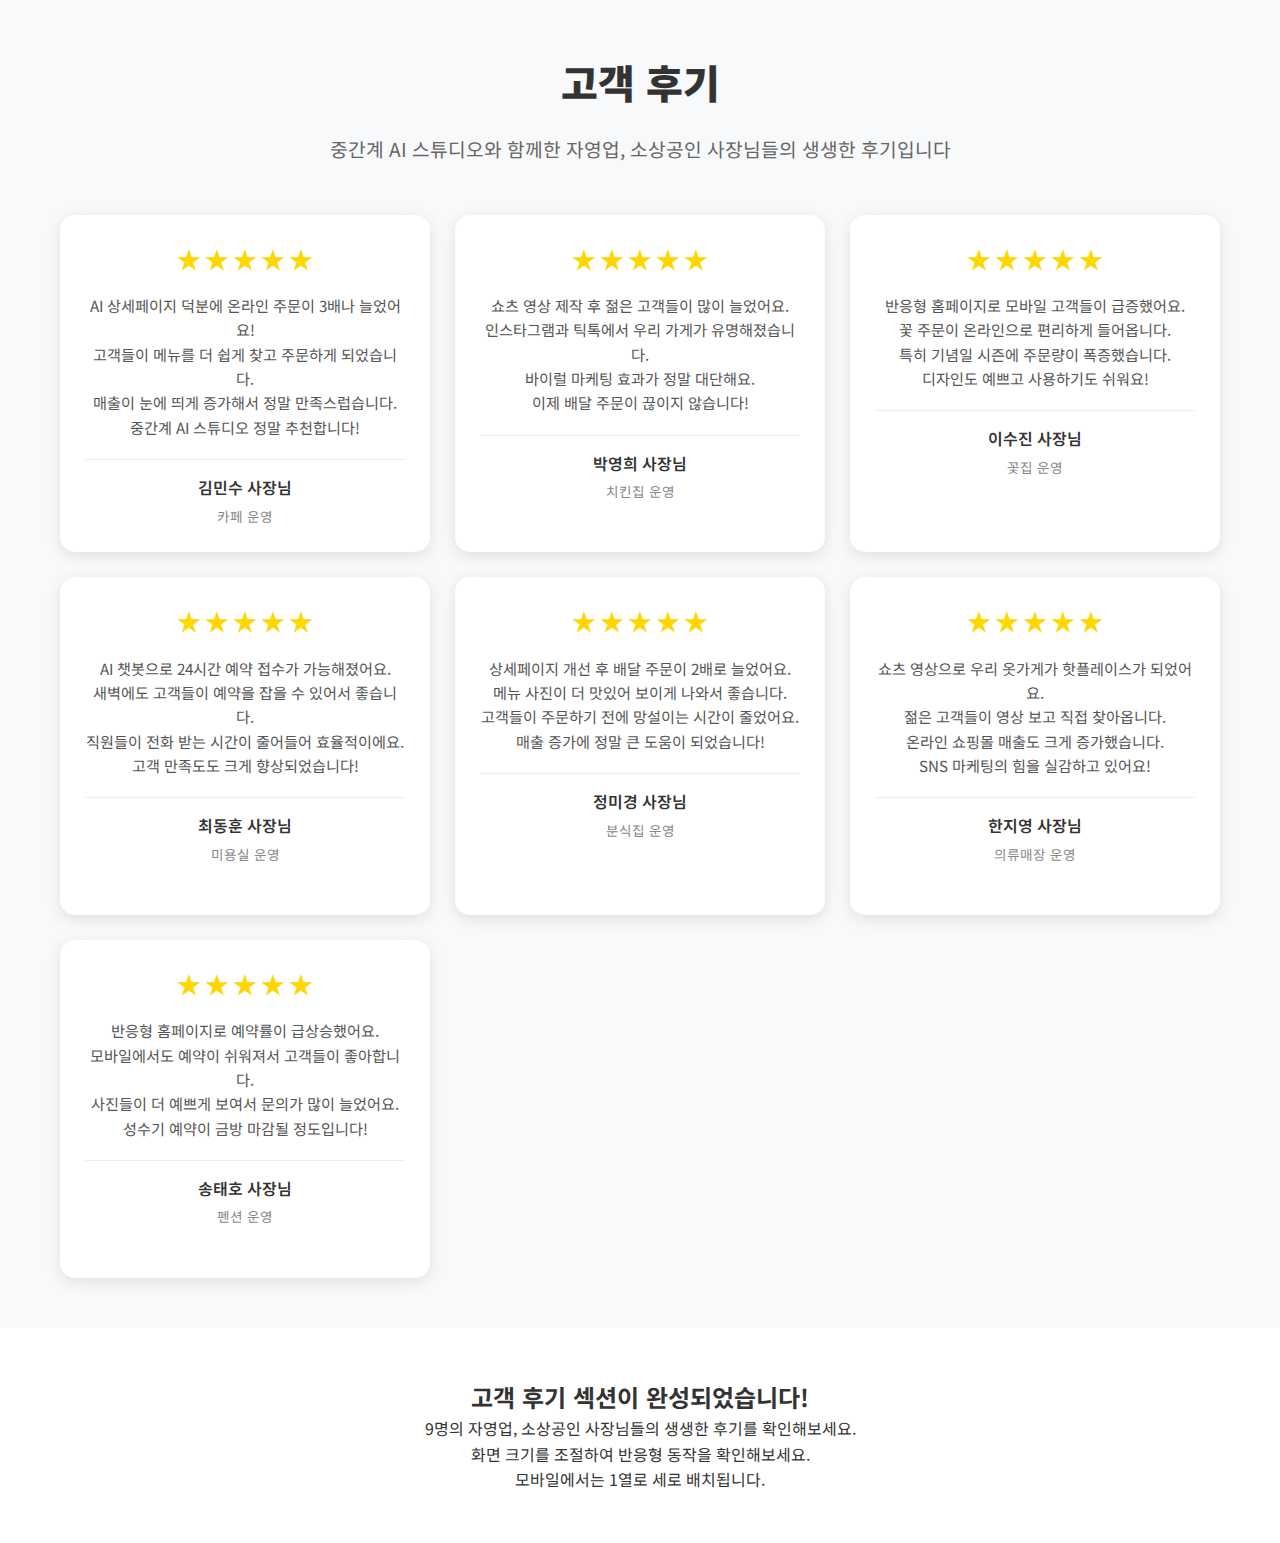
<file: New4_review.html>
<!DOCTYPE html>
<html lang="ko">
<head>
    <meta charset="UTF-8">
    <meta name="viewport" content="width=device-width, initial-scale=1.0">
    <title>중간계 AI 스튜디오 - 고객 후기</title>
    <!-- 넥슨폰트 웹폰트 불러오기 -->
    <link href="https://fonts.googleapis.com/css2?family=Noto+Sans+KR:wght@300;400;500;700;900&display=swap" rel="stylesheet">
    <style>
        /* 초기화 스타일 - 모든 요소의 기본 여백과 패딩을 없애요 */
        * {
            margin: 0;
            padding: 0;
            box-sizing: border-box;
        }

        /* 전체 페이지 스타일 */
        body {
            font-family: 'Noto Sans KR', sans-serif; /* 넥슨폰트 대신 구글 웹폰트 사용 */
            line-height: 1.6; /* 줄 간격 설정 */
            color: #333; /* 기본 글자색을 진한 회색으로 */
            background-color: #f8f9fa; /* 연한 회색 배경색 */
        }

        /* 리뷰 섹션 전체 컨테이너 */
        .review-container {
            max-width: 1200px; /* 최대 너비 제한 */
            margin: 0 auto; /* 가운데 정렬 */
            padding: 50px 20px; /* 위아래 50px, 좌우 20px 여백 */
        }

        /* 리뷰 섹션 타이틀 */
        .review-title {
            font-size: 2.5rem; /* 큰 글씨 크기 */
            font-weight: 900; /* 매우 굵은 글씨 */
            color: #333; /* 진한 회색 글자 */
            text-align: center; /* 가운데 정렬 */
            margin-bottom: 20px; /* 아래쪽 여백 */
        }

        /* 리뷰 섹션 부제목 */
        .review-subtitle {
            font-size: 1.2rem; /* 중간 글씨 크기 */
            font-weight: 400; /* 보통 굵기 */
            color: #666; /* 회색 글자 */
            text-align: center; /* 가운데 정렬 */
            margin-bottom: 50px; /* 아래쪽 여백 */
        }

        /* 리뷰들을 담는 그리드 컨테이너 */
        .reviews-grid {
            display: grid; /* 그리드 레이아웃 사용 */
            grid-template-columns: repeat(3, 1fr); /* 3열로 배치 (1:1:1 비율) */
            grid-template-rows: repeat(3, 1fr); /* 3행으로 배치 (1:1:1 비율) */
            gap: 25px; /* 리뷰 카드들 사이 간격 */
        }

        /* 각각의 리뷰 카드 */
        .review-card {
            background-color: white; /* 흰색 배경 */
            border-radius: 15px; /* 모서리를 둥글게 */
            padding: 25px; /* 안쪽 여백 */
            box-shadow: 0 4px 15px rgba(0,0,0,0.1); /* 그림자 효과 */
            transition: transform 0.3s ease, box-shadow 0.3s ease; /* 부드러운 효과 */
            position: relative; /* 자식 요소들의 위치 기준점 */
        }

        /* 리뷰 카드에 마우스 올렸을 때 */
        .review-card:hover {
            transform: translateY(-5px); /* 살짝 위로 올라가는 효과 */
            box-shadow: 0 8px 25px rgba(0,0,0,0.15); /* 더 진한 그림자 */
        }

        /* 별점 영역 */
        .review-stars {
            display: flex; /* 별들을 가로로 나열 */
            justify-content: center; /* 가운데 정렬 */
            margin-bottom: 15px; /* 아래쪽 여백 */
        }

        /* 각각의 별 */
        .star {
            color: #ffd700; /* 금색으로 별 색상 */
            font-size: 1.5rem; /* 별 크기 */
            margin: 0 2px; /* 별들 사이 간격 */
        }

        /* 리뷰 텍스트 */
        .review-text {
            font-size: 0.95rem; /* 글씨 크기 */
            font-weight: 400; /* 보통 굵기 */
            color: #555; /* 진한 회색 글자 */
            line-height: 1.6; /* 줄 간격 */
            text-align: center; /* 가운데 정렬 */
            margin-bottom: 20px; /* 아래쪽 여백 */
            min-height: 80px; /* 최소 높이로 카드 크기 균등하게 */
        }

        /* 리뷰어 정보 영역 */
        .reviewer-info {
            text-align: center; /* 가운데 정렬 */
            border-top: 1px solid #eee; /* 위쪽에 구분선 */
            padding-top: 15px; /* 위쪽 여백 */
        }

        /* 리뷰어 이름 */
        .reviewer-name {
            font-size: 1rem; /* 글씨 크기 */
            font-weight: 600; /* 약간 굵은 글씨 */
            color: #333; /* 진한 회색 글자 */
            margin-bottom: 5px; /* 아래쪽 여백 */
        }

        /* 리뷰어 업종 */
        .reviewer-business {
            font-size: 0.85rem; /* 작은 글씨 크기 */
            font-weight: 400; /* 보통 굵기 */
            color: #888; /* 연한 회색 글자 */
        }

        /* 태블릿 크기에서의 반응형 디자인 (768px 이하) */
        @media (max-width: 768px) {
            .review-container {
                padding: 30px 15px; /* 패딩 줄이기 */
            }
            
            .review-title {
                font-size: 2rem; /* 타이틀 글씨 크기 줄이기 */
                margin-bottom: 15px; /* 여백 줄이기 */
            }
            
            .review-subtitle {
                font-size: 1rem; /* 부제목 글씨 크기 줄이기 */
                margin-bottom: 30px; /* 여백 줄이기 */
            }
            
            .reviews-grid {
                grid-template-columns: repeat(2, 1fr); /* 2열로 변경 */
                grid-template-rows: repeat(5, 1fr); /* 5행으로 변경 (9개를 2열에 배치하면 5행 필요) */
                gap: 20px; /* 간격 줄이기 */
            }
            
            /* 마지막 카드는 2열을 차지하도록 설정 */
            .review-card:nth-child(9) {
                grid-column: 1 / -1; /* 전체 열을 차지 */
            }
            
            .review-card {
                padding: 20px; /* 패딩 줄이기 */
            }
            
            .review-text {
                font-size: 0.9rem; /* 글씨 크기 줄이기 */
                min-height: 70px; /* 최소 높이 줄이기 */
            }
        }

        /* 모바일 크기에서의 반응형 디자인 (480px 이하) */
        @media (max-width: 480px) {
            .review-container {
                padding: 20px 10px; /* 패딩 더 줄이기 */
            }
            
            .review-title {
                font-size: 1.5rem; /* 타이틀 더 작게 */
                margin-bottom: 10px; /* 여백 더 줄이기 */
            }
            
            .review-subtitle {
                font-size: 0.9rem; /* 부제목 더 작게 */
                margin-bottom: 25px; /* 여백 더 줄이기 */
            }
            
            .reviews-grid {
                grid-template-columns: 1fr; /* 1열로 변경 (세로 배치) */
                grid-template-rows: repeat(9, 1fr); /* 9행으로 변경 */
                gap: 15px; /* 간격 더 줄이기 */
            }
            
            /* 모바일에서는 마지막 카드 특별 설정 해제 */
            .review-card:nth-child(9) {
                grid-column: auto; /* 기본값으로 되돌리기 */
            }
            
            .review-card {
                padding: 15px; /* 패딩 더 줄이기 */
            }
            
            .star {
                font-size: 1.2rem; /* 별 크기 줄이기 */
            }
            
            .review-text {
                font-size: 0.85rem; /* 글씨 크기 더 줄이기 */
                min-height: 60px; /* 최소 높이 더 줄이기 */
            }
            
            .reviewer-name {
                font-size: 0.9rem; /* 이름 글씨 크기 줄이기 */
            }
            
            .reviewer-business {
                font-size: 0.8rem; /* 업종 글씨 크기 줄이기 */
            }
        }
    </style>
</head>
<body>
    <!-- 리뷰 섹션 시작 -->
    <section class="review-container">
        <!-- 리뷰 섹션 타이틀 -->
        <h1 class="review-title">고객 후기</h1>
        <!-- 리뷰 섹션 부제목 -->
        <p class="review-subtitle">중간계 AI 스튜디오와 함께한 자영업, 소상공인 사장님들의 생생한 후기입니다</p>
        
        <!-- 리뷰들을 담는 그리드 -->
        <div class="reviews-grid">
            <!-- 리뷰 1: 카페 사장님 -->
            <div class="review-card">
                <!-- 별점 5개 표시 -->
                <div class="review-stars">
                    <span class="star">★</span>
                    <span class="star">★</span>
                    <span class="star">★</span>
                    <span class="star">★</span>
                    <span class="star">★</span>
                </div>
                <!-- 리뷰 내용 -->
                <p class="review-text">
                    AI 상세페이지 덕분에 온라인 주문이 3배나 늘었어요!<br>
                    고객들이 메뉴를 더 쉽게 찾고 주문하게 되었습니다.<br>
                    매출이 눈에 띄게 증가해서 정말 만족스럽습니다.<br>
                    중간계 AI 스튜디오 정말 추천합니다!
                </p>
                <!-- 리뷰어 정보 -->
                <div class="reviewer-info">
                    <div class="reviewer-name">김민수 사장님</div>
                    <div class="reviewer-business">카페 운영</div>
                </div>
            </div>

            <!-- 리뷰 2: 치킨집 사장님 -->
            <div class="review-card">
                <!-- 별점 5개 표시 -->
                <div class="review-stars">
                    <span class="star">★</span>
                    <span class="star">★</span>
                    <span class="star">★</span>
                    <span class="star">★</span>
                    <span class="star">★</span>
                </div>
                <!-- 리뷰 내용 -->
                <p class="review-text">
                    쇼츠 영상 제작 후 젊은 고객들이 많이 늘었어요.<br>
                    인스타그램과 틱톡에서 우리 가게가 유명해졌습니다.<br>
                    바이럴 마케팅 효과가 정말 대단해요.<br>
                    이제 배달 주문이 끊이지 않습니다!
                </p>
                <!-- 리뷰어 정보 -->
                <div class="reviewer-info">
                    <div class="reviewer-name">박영희 사장님</div>
                    <div class="reviewer-business">치킨집 운영</div>
                </div>
            </div>

            <!-- 리뷰 3: 꽃집 사장님 -->
            <div class="review-card">
                <!-- 별점 5개 표시 -->
                <div class="review-stars">
                    <span class="star">★</span>
                    <span class="star">★</span>
                    <span class="star">★</span>
                    <span class="star">★</span>
                    <span class="star">★</span>
                </div>
                <!-- 리뷰 내용 -->
                <p class="review-text">
                    반응형 홈페이지로 모바일 고객들이 급증했어요.<br>
                    꽃 주문이 온라인으로 편리하게 들어옵니다.<br>
                    특히 기념일 시즌에 주문량이 폭증했습니다.<br>
                    디자인도 예쁘고 사용하기도 쉬워요!
                </p>
                <!-- 리뷰어 정보 -->
                <div class="reviewer-info">
                    <div class="reviewer-name">이수진 사장님</div>
                    <div class="reviewer-business">꽃집 운영</div>
                </div>
            </div>

            <!-- 리뷰 4: 미용실 사장님 -->
            <div class="review-card">
                <!-- 별점 5개 표시 -->
                <div class="review-stars">
                    <span class="star">★</span>
                    <span class="star">★</span>
                    <span class="star">★</span>
                    <span class="star">★</span>
                    <span class="star">★</span>
                </div>
                <!-- 리뷰 내용 -->
                <p class="review-text">
                    AI 챗봇으로 24시간 예약 접수가 가능해졌어요.<br>
                    새벽에도 고객들이 예약을 잡을 수 있어서 좋습니다.<br>
                    직원들이 전화 받는 시간이 줄어들어 효율적이에요.<br>
                    고객 만족도도 크게 향상되었습니다!
                </p>
                <!-- 리뷰어 정보 -->
                <div class="reviewer-info">
                    <div class="reviewer-name">최동훈 사장님</div>
                    <div class="reviewer-business">미용실 운영</div>
                </div>
            </div>

            <!-- 리뷰 5: 분식집 사장님 -->
            <div class="review-card">
                <!-- 별점 5개 표시 -->
                <div class="review-stars">
                    <span class="star">★</span>
                    <span class="star">★</span>
                    <span class="star">★</span>
                    <span class="star">★</span>
                    <span class="star">★</span>
                </div>
                <!-- 리뷰 내용 -->
                <p class="review-text">
                    상세페이지 개선 후 배달 주문이 2배로 늘었어요.<br>
                    메뉴 사진이 더 맛있어 보이게 나와서 좋습니다.<br>
                    고객들이 주문하기 전에 망설이는 시간이 줄었어요.<br>
                    매출 증가에 정말 큰 도움이 되었습니다!
                </p>
                <!-- 리뷰어 정보 -->
                <div class="reviewer-info">
                    <div class="reviewer-name">정미경 사장님</div>
                    <div class="reviewer-business">분식집 운영</div>
                </div>
            </div>

            <!-- 리뷰 6: 옷가게 사장님 -->
            <div class="review-card">
                <!-- 별점 5개 표시 -->
                <div class="review-stars">
                    <span class="star">★</span>
                    <span class="star">★</span>
                    <span class="star">★</span>
                    <span class="star">★</span>
                    <span class="star">★</span>
                </div>
                <!-- 리뷰 내용 -->
                <p class="review-text">
                    쇼츠 영상으로 우리 옷가게가 핫플레이스가 되었어요.<br>
                    젊은 고객들이 영상 보고 직접 찾아옵니다.<br>
                    온라인 쇼핑몰 매출도 크게 증가했습니다.<br>
                    SNS 마케팅의 힘을 실감하고 있어요!
                </p>
                <!-- 리뷰어 정보 -->
                <div class="reviewer-info">
                    <div class="reviewer-name">한지영 사장님</div>
                    <div class="reviewer-business">의류매장 운영</div>
                </div>
            </div>

            <!-- 리뷰 7: 펜션 사장님 -->
            <div class="review-card">
                <!-- 별점 5개 표시 -->
                <div class="review-stars">
                    <span class="star">★</span>
                    <span class="star">★</span>
                    <span class="star">★</span>
                    <span class="star">★</span>
                    <span class="star">★</span>
                </div>
                <!-- 리뷰 내용 -->
                <p class="review-text">
                    반응형 홈페이지로 예약률이 급상승했어요.<br>
                    모바일에서도 예약이 쉬워져서 고객들이 좋아합니다.<br>
                    사진들이 더 예쁘게 보여서 문의가 많이 늘었어요.<br>
                    성수기 예약이 금방 마감될 정도입니다!
                </p>
                <!-- 리뷰어 정보 -->
                <div class="reviewer-info">
                    <div class="reviewer-name">송태호 사장님</div>
                    <div class="reviewer-business">펜션 운영</div>
                </div>
            </div>

            <!-- 리뷰 8: 베이커리 사장님 -->
            <div class="review-card">
                <!-- 별점 5개 표시 -->
                <div class="review-stars">
                    <span class="star">★</span>
                    <span class="star">★</span>
                    <span class="star">★</span>
                    <span class="star">★</span>
                    <span class="star">★</span>
                </div>
                <!-- 리뷰 내용 -->
                <p class="review-text">
                    AI 챗봇이 케이크 주문을 자동으로 받아줘서 편해요.<br>
                    고객들이 언제든지 문의하고 주문할 수 있어 좋습니다.<br>
                    특별한 날 케이크 주문이 크게 늘었어요.<br>
                    업무 효율성이 정말 많이 개선되었습니다!
                </p>
                <!-- 리뷰어 정보 -->
                <div class="reviewer-info">
                    <div class="reviewer-name">윤서연 사장님</div>
                    <div class="reviewer-business">베이커리 운영</div>
                </div>
            </div>

            <!-- 리뷰 9: 마트 사장님 -->
            <div class="review-card">
                <!-- 별점 5개 표시 -->
                <div class="review-stars">
                    <span class="star">★</span>
                    <span class="star">★</span>
                    <span class="star">★</span>
                    <span class="star">★</span>
                    <span class="star">★</span>
                </div>
                <!-- 리뷰 내용 -->
                <p class="review-text">
                    종합적인 AI 솔루션으로 매장 운영이 혁신되었어요.<br>
                    온라인 주문부터 고객 상담까지 모든 게 자동화되었습니다.<br>
                    매출은 늘고 운영비는 줄어서 수익성이 크게 개선되었어요.<br>
                    중간계 AI 스튜디오와 함께해서 정말 다행입니다!
                </p>
                <!-- 리뷰어 정보 -->
                <div class="reviewer-info">
                    <div class="reviewer-name">강현우 사장님</div>
                    <div class="reviewer-business">마트 운영</div>
                </div>
            </div>
        </div>
    </section>

    <!-- 페이지 내용 예시 -->
    <main style="padding: 50px 20px; text-align: center; background-color: white;">
        <h2>고객 후기 섹션이 완성되었습니다!</h2>
        <p>9명의 자영업, 소상공인 사장님들의 생생한 후기를 확인해보세요.</p>
        <p>화면 크기를 조절하여 반응형 동작을 확인해보세요.</p>
        <p>모바일에서는 1열로 세로 배치됩니다.</p>
    </main>

    <script>
        // 페이지 로딩 시 리뷰 카드들에 순차적으로 애니메이션 효과 추가
        document.addEventListener('DOMContentLoaded', function() {
            // 모든 리뷰 카드를 찾아요
            const reviewCards = document.querySelectorAll('.review-card');
            
            // 각 리뷰 카드에 순차적으로 나타나는 효과 추가
            reviewCards.forEach(function(card, index) {
                // 처음에는 투명하게 설정
                card.style.opacity = '0';
                card.style.transform = 'translateY(20px)';
                
                // 0.2초씩 지연시켜서 순차적으로 나타나게 하기
                setTimeout(function() {
                    card.style.transition = 'opacity 0.6s ease, transform 0.6s ease';
                    card.style.opacity = '1';
                    card.style.transform = 'translateY(0)';
                }, index * 200); // 200ms씩 지연
            });
        });

        // 리뷰 카드 클릭 시 효과 추가
        document.addEventListener('DOMContentLoaded', function() {
            // 모든 리뷰 카드를 찾아요
            const reviewCards = document.querySelectorAll('.review-card');
            
            // 각 리뷰 카드에 클릭 이벤트 추가
            reviewCards.forEach(function(card, index) {
                card.addEventListener('click', function() {
                    // 리뷰 카드를 클릭했을 때 콘솔에 메시지 출력
                    console.log(`${index + 1}번째 리뷰가 클릭되었습니다!`);
                    
                    // 클릭 효과 추가 (살짝 확대했다가 원래대로)
                    card.style.transform = 'scale(1.02)';
                    setTimeout(function() {
                        card.style.transform = '';
                    }, 200);
                });
            });
        });

        // 별점에 마우스 올렸을 때 반짝이는 효과
        document.addEventListener('DOMContentLoaded', function() {
            // 모든 별점 영역을 찾아요
            const starContainers = document.querySelectorAll('.review-stars');
            
            // 각 별점 영역에 마우스 이벤트 추가
            starContainers.forEach(function(container) {
                container.addEventListener('mouseenter', function() {
                    // 별들에 반짝이는 효과 추가
                    const stars = container.querySelectorAll('.star');
                    stars.forEach(function(star, index) {
                        setTimeout(function() {
                            star.style.transform = 'scale(1.2)';
                            star.style.textShadow = '0 0 10px #ffd700';
                            setTimeout(function() {
                                star.style.transform = 'scale(1)';
                                star.style.textShadow = 'none';
                            }, 150);
                        }, index * 50); // 50ms씩 지연해서 순차적으로 반짝이기
                    });
                });
            });
        });
    </script>
</body>
</html>
</file>
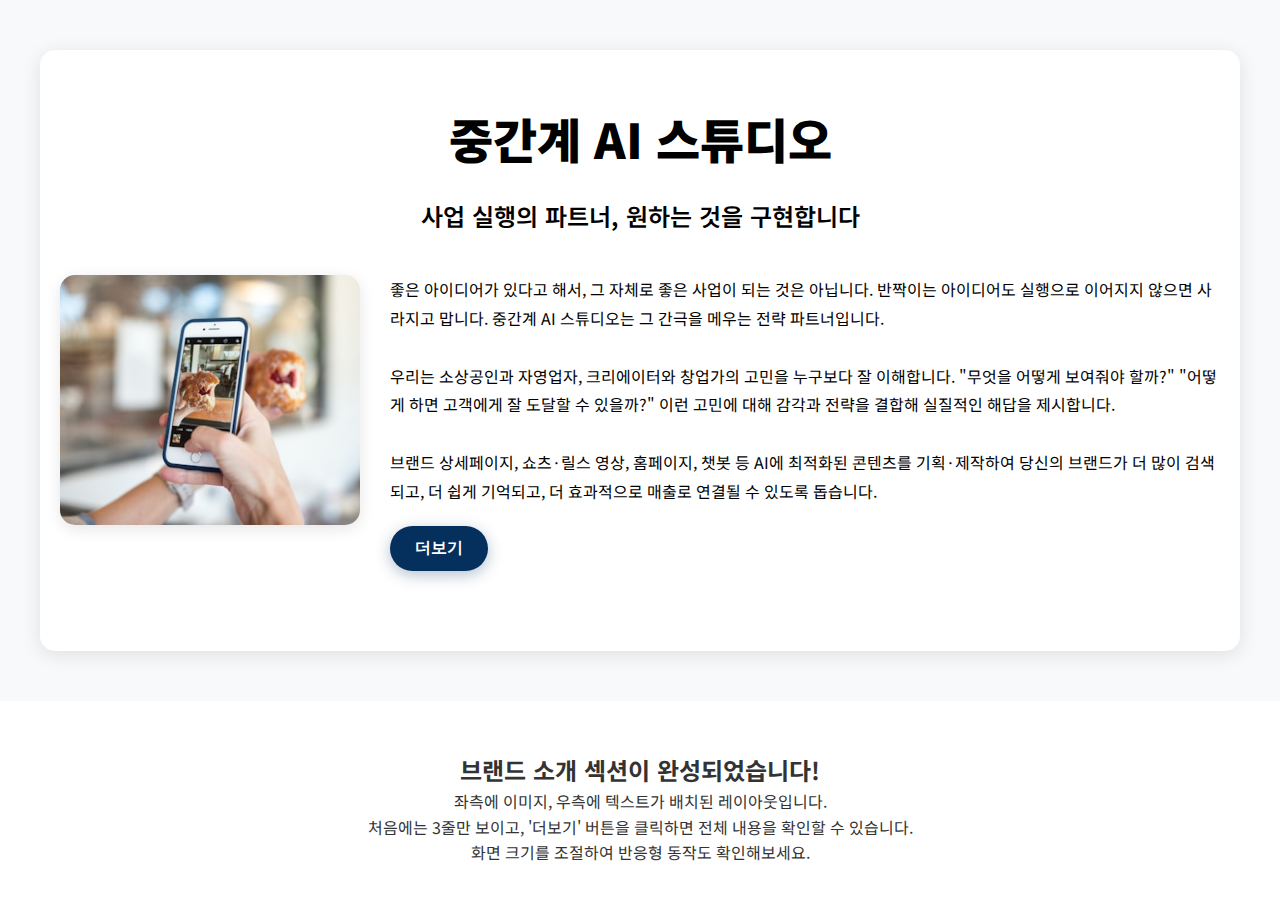
<file: New5_brand_about.html>
<!DOCTYPE html>
<html lang="ko">
<head>
    <meta charset="UTF-8">
    <meta name="viewport" content="width=device-width, initial-scale=1.0">
    <title>중간계 AI 스튜디오 - 브랜드 소개</title>
    <!-- 넥슨폰트 웹폰트 불러오기 -->
    <link href="https://fonts.googleapis.com/css2?family=Noto+Sans+KR:wght@300;400;500;700;900&display=swap" rel="stylesheet">
    <style>
        /* 초기화 스타일 - 모든 요소의 기본 여백과 패딩을 없애요 */
        * {
            margin: 0;
            padding: 0;
            box-sizing: border-box;
        }

        /* 전체 페이지 스타일 */
        body {
            font-family: 'Noto Sans KR', sans-serif; /* 넥슨폰트 대신 구글 웹폰트 사용 */
            line-height: 1.6; /* 줄 간격 설정 */
            color: #333; /* 기본 글자색을 진한 회색으로 */
            background-color: #f8f9fa; /* 연한 회색 배경색 */
        }

        /* 브랜드 소개 섹션 전체 컨테이너 */
        .brand-container {
            max-width: 1200px; /* 최대 너비 제한 */
            margin: 0 auto; /* 가운데 정렬 */
            padding: 50px 20px; /* 위아래 50px, 좌우 20px 여백 */
            background-color: white; /* 흰색 배경 */
            border-radius: 15px; /* 모서리를 둥글게 */
            box-shadow: 0 4px 20px rgba(0,0,0,0.1); /* 그림자 효과 */
            margin-top: 50px; /* 위쪽 여백 */
            margin-bottom: 50px; /* 아래쪽 여백 */
        }

        /* 메인 타이틀 스타일 */
        .midstudio-title {
            font-size: 3rem; /* 큰 글씨 크기 */
            font-weight: 900; /* 매우 굵은 글씨 */
            color: black; /* 검은색 글자 */
            text-align: center; /* 가운데 정렬 */
            margin-bottom: 20px; /* 아래쪽 여백 */
        }

        /* 서브 타이틀 스타일 */
        .midstudio-subtitle {
            font-size: 1.5rem; /* 중간 글씨 크기 */
            font-weight: 600; /* 약간 굵은 글씨 */
            color: black; /* 검은색 글자 */
            text-align: center; /* 가운데 정렬 */
            margin-bottom: 40px; /* 아래쪽 여백 */
        }

        /* 콘텐츠 영역 (이미지 + 텍스트) */
        .content-section {
            display: flex; /* 플렉스 레이아웃 사용 */
            align-items: flex-start; /* 위쪽 정렬 */
            gap: 30px; /* 이미지와 텍스트 사이 간격 */
            margin-bottom: 30px; /* 아래쪽 여백 */
        }

        /* 좌측 이미지 스타일 */
        .brand-image {
            flex: 0 0 300px; /* 고정 너비 300px, 축소되지 않음 */
            width: 300px; /* 너비 고정 */
            height: 250px; /* 높이 고정 */
            object-fit: cover; /* 이미지 비율 유지하며 영역에 맞춤 */
            border-radius: 15px; /* 모서리를 둥글게 */
            box-shadow: 0 4px 15px rgba(0,0,0,0.1); /* 그림자 효과 */
        }

        /* 우측 텍스트 영역 */
        .text-content {
            flex: 1; /* 남은 공간을 모두 차지 */
            display: flex; /* 플렉스 레이아웃 */
            flex-direction: column; /* 세로 방향 배치 */
        }

        /* 설명 텍스트 스타일 */
        .midstudio-desc {
            font-size: 1rem; /* 작은 글씨 크기 */
            font-weight: 400; /* 보통 굵기 */
            color: black; /* 검은색 글자 */
            line-height: 1.8; /* 줄 간격을 넓혀서 가독성 향상 */
            text-align: left; /* 왼쪽 정렬로 읽기 편하게 */
            margin-bottom: 20px; /* 아래쪽 여백 */
        }

        /* 처음에 보이는 짧은 설명 (3줄만) */
        .desc-preview {
            display: block; /* 기본적으로 보이게 설정 */
        }

        /* 더보기 버튼 스타일 */
        .more-btn {
            display: inline-block; /* 인라인 블록으로 표시 */
            background-color: #052f5d; /* 진한 파란색 배경 */
            color: white; /* 흰색 글자 */
            padding: 12px 25px; /* 버튼 안쪽 여백 */
            font-size: 1rem; /* 글자 크기 */
            font-weight: 600; /* 약간 굵은 글씨 */
            text-decoration: none; /* 밑줄 제거 */
            border: none; /* 테두리 없음 */
            border-radius: 25px; /* 둥근 모서리 */
            cursor: pointer; /* 마우스 포인터 모양 변경 */
            transition: all 0.3s ease; /* 부드러운 효과 */
            box-shadow: 0 4px 15px rgba(5,47,93,0.3); /* 버튼 그림자 */
            align-self: flex-start; /* 왼쪽 정렬 */
        }

        /* 더보기 버튼에 마우스 올렸을 때 */
        .more-btn:hover {
            background-color: #041f42; /* 더 진한 파란색 */
            transform: translateY(-2px); /* 살짝 위로 올라가는 효과 */
            box-shadow: 0 6px 20px rgba(5,47,93,0.4); /* 더 진한 그림자 */
        }

        /* 모달 배경 (전체 화면을 덮는 어두운 배경) */
        .modal-overlay {
            position: fixed; /* 화면에 고정 */
            top: 0; /* 맨 위부터 */
            left: 0; /* 맨 왼쪽부터 */
            width: 100%; /* 전체 너비 */
            height: 100%; /* 전체 높이 */
            background-color: rgba(0,0,0,0.7); /* 반투명 검은색 배경 */
            display: none; /* 처음에는 숨김 */
            justify-content: center; /* 가로 가운데 정렬 */
            align-items: center; /* 세로 가운데 정렬 */
            z-index: 1000; /* 다른 요소들보다 위에 표시 */
        }

        /* 모달 창 스타일 */
        .modal-content {
            background-color: white; /* 흰색 배경 */
            padding: 40px; /* 안쪽 여백 */
            border-radius: 15px; /* 모서리를 둥글게 */
            max-width: 900px; /* 최대 너비 제한 */
            max-height: 80vh; /* 최대 높이를 화면의 80%로 제한 */
            overflow-y: auto; /* 내용이 많으면 스크롤 가능 */
            position: relative; /* 자식 요소들의 위치 기준점 */
            margin: 20px; /* 모든 방향 여백 */
            box-shadow: 0 10px 30px rgba(0,0,0,0.3); /* 그림자 효과 */
        }

        /* 모달 제목 스타일 */
        .modal-title {
            font-size: 2.5rem; /* 큰 글씨 크기 */
            font-weight: 900; /* 매우 굵은 글씨 */
            color: black; /* 검은색 글자 */
            text-align: center; /* 가운데 정렬 */
            margin-bottom: 15px; /* 아래쪽 여백 */
        }

        /* 모달 서브타이틀 스타일 */
        .modal-subtitle {
            font-size: 1.3rem; /* 중간 글씨 크기 */
            font-weight: 600; /* 약간 굵은 글씨 */
            color: black; /* 검은색 글자 */
            text-align: center; /* 가운데 정렬 */
            margin-bottom: 30px; /* 아래쪽 여백 */
        }

        /* 모달 내용 텍스트 스타일 */
        .modal-text {
            font-size: 1rem; /* 글씨 크기 */
            font-weight: 400; /* 보통 굵기 */
            color: black; /* 검은색 글자 */
            line-height: 1.8; /* 줄 간격을 넓혀서 가독성 향상 */
            text-align: left; /* 왼쪽 정렬로 읽기 편하게 */
            margin-bottom: 20px; /* 아래쪽 여백 */
        }

        /* 닫기 버튼 스타일 */
        .close-btn {
            position: absolute; /* 절대 위치 */
            top: 15px; /* 위에서 15px */
            right: 20px; /* 오른쪽에서 20px */
            background: none; /* 배경 없음 */
            border: none; /* 테두리 없음 */
            font-size: 2rem; /* 큰 글씨 크기 */
            color: #666; /* 회색 글자 */
            cursor: pointer; /* 마우스 포인터 모양 변경 */
            transition: color 0.3s ease; /* 부드러운 색상 변화 */
        }

        /* 닫기 버튼에 마우스 올렸을 때 */
        .close-btn:hover {
            color: #333; /* 더 진한 회색 */
        }

        /* 모달 하단 닫기 버튼 스타일 */
        .modal-close-btn {
            display: block; /* 블록으로 표시 */
            margin: 30px auto 0; /* 위쪽 30px 여백, 가운데 정렬 */
            background-color: #6c757d; /* 회색 배경 */
            color: white; /* 흰색 글자 */
            padding: 12px 30px; /* 버튼 안쪽 여백 */
            font-size: 1rem; /* 글자 크기 */
            font-weight: 600; /* 약간 굵은 글씨 */
            border: none; /* 테두리 없음 */
            border-radius: 25px; /* 둥근 모서리 */
            cursor: pointer; /* 마우스 포인터 모양 변경 */
            transition: all 0.3s ease; /* 부드러운 효과 */
        }

        /* 모달 하단 닫기 버튼에 마우스 올렸을 때 */
        .modal-close-btn:hover {
            background-color: #5a6268; /* 더 진한 회색 */
            transform: translateY(-2px); /* 살짝 위로 올라가는 효과 */
        }

        /* 태블릿 크기에서의 반응형 디자인 (768px 이하) */
        @media (max-width: 768px) {
            .brand-container {
                margin: 20px; /* 여백 줄이기 */
                padding: 30px 15px; /* 패딩 줄이기 */
            }
            
            .midstudio-title {
                font-size: 2.2rem; /* 타이틀 글씨 크기 줄이기 */
                margin-bottom: 15px; /* 여백 줄이기 */
            }
            
            .midstudio-subtitle {
                font-size: 1.2rem; /* 서브타이틀 글씨 크기 줄이기 */
                margin-bottom: 30px; /* 여백 줄이기 */
            }
            
            /* 태블릿에서는 세로 배치로 변경 */
            .content-section {
                flex-direction: column; /* 세로 방향으로 변경 */
                align-items: center; /* 가운데 정렬 */
                gap: 20px; /* 간격 줄이기 */
            }
            
            .brand-image {
                flex: none; /* 플렉스 해제 */
                width: 100%; /* 전체 너비 */
                max-width: 400px; /* 최대 너비 제한 */
                height: 200px; /* 높이 줄이기 */
            }
            
            .text-content {
                width: 100%; /* 전체 너비 */
            }
            
            .midstudio-desc {
                font-size: 0.95rem; /* 설명 글씨 크기 줄이기 */
            }
            
            .modal-content {
                padding: 25px; /* 모달 패딩 줄이기 */
                margin: 10px; /* 모달 여백 줄이기 */
            }
            
            .modal-title {
                font-size: 2rem; /* 모달 타이틀 크기 줄이기 */
            }
            
            .modal-subtitle {
                font-size: 1.1rem; /* 모달 서브타이틀 크기 줄이기 */
            }
        }

        /* 모바일 크기에서의 반응형 디자인 (480px 이하) */
        @media (max-width: 480px) {
            .brand-container {
                margin: 10px; /* 여백 더 줄이기 */
                padding: 20px 10px; /* 패딩 더 줄이기 */
            }
            
            .midstudio-title {
                font-size: 1.8rem; /* 타이틀 더 작게 */
                margin-bottom: 10px; /* 여백 더 줄이기 */
            }
            
            .midstudio-subtitle {
                font-size: 1rem; /* 서브타이틀 더 작게 */
                margin-bottom: 25px; /* 여백 더 줄이기 */
            }
            
            .content-section {
                gap: 15px; /* 간격 더 줄이기 */
            }
            
            .brand-image {
                height: 150px; /* 이미지 높이 더 줄이기 */
            }
            
            .midstudio-desc {
                font-size: 0.9rem; /* 설명 글씨 더 작게 */
            }
            
            .more-btn {
                padding: 10px 20px; /* 버튼 크기 줄이기 */
                font-size: 0.9rem; /* 글자 크기 줄이기 */
            }
            
            .modal-content {
                padding: 20px; /* 모달 패딩 더 줄이기 */
                margin: 5px; /* 모달 여백 더 줄이기 */
                max-height: 90vh; /* 모바일에서 더 많은 공간 사용 */
            }
            
            .modal-title {
                font-size: 1.5rem; /* 모달 타이틀 더 작게 */
            }
            
            .modal-subtitle {
                font-size: 1rem; /* 모달 서브타이틀 더 작게 */
            }
            
            .modal-text {
                font-size: 0.9rem; /* 모달 텍스트 더 작게 */
            }
        }
    </style>
</head>
<body>
    <!-- 브랜드 소개 섹션 시작 -->
    <section class="brand-container">
        <!-- 메인 타이틀 -->
        <h1 class="midstudio-title">중간계 AI 스튜디오</h1>
        
        <!-- 서브 타이틀 -->
        <h2 class="midstudio-subtitle">사업 실행의 파트너, 원하는 것을 구현합니다</h2>
        
        <!-- 콘텐츠 섹션 (이미지 + 텍스트) -->
        <div class="content-section">
            <!-- 좌측 이미지 -->
            <img src="images/pd2.jpg" alt="AI 최적화 쇼츠릴스" class="brand-image">
            
            <!-- 우측 텍스트 영역 -->
            <div class="text-content">
                <!-- 짧은 설명 (처음에 3줄만 보임) -->
                <div class="desc-preview">
                    <p class="midstudio-desc">
                        좋은 아이디어가 있다고 해서, 그 자체로 좋은 사업이 되는 것은 아닙니다. 반짝이는 아이디어도 실행으로 이어지지 않으면 사라지고 맙니다. 중간계 AI 스튜디오는 그 간극을 메우는 전략 파트너입니다.<br><br>
                        우리는 소상공인과 자영업자, 크리에이터와 창업가의 고민을 누구보다 잘 이해합니다. "무엇을 어떻게 보여줘야 할까?" "어떻게 하면 고객에게 잘 도달할 수 있을까?" 이런 고민에 대해 감각과 전략을 결합해 실질적인 해답을 제시합니다.<br><br>
                        브랜드 상세페이지, 쇼츠·릴스 영상, 홈페이지, 챗봇 등 AI에 최적화된 콘텐츠를 기획·제작하여 당신의 브랜드가 더 많이 검색되고, 더 쉽게 기억되고, 더 효과적으로 매출로 연결될 수 있도록 돕습니다.
                    </p>
                </div>
                
                <!-- 더보기 버튼 -->
                <button class="more-btn" onclick="openModal()">더보기</button>
            </div>
        </div>
    </section>

    <!-- 모달 창 (처음에는 숨겨져 있음) -->
    <div class="modal-overlay" id="modalOverlay" onclick="closeModal()">
        <div class="modal-content" onclick="event.stopPropagation()">
            <!-- 모달 닫기 버튼 (X) -->
            <button class="close-btn" onclick="closeModal()">&times;</button>
            
            <!-- 모달 제목 -->
            <h1 class="modal-title">중간계 AI 스튜디오</h1>
            
            <!-- 모달 서브타이틀 -->
            <h2 class="modal-subtitle">사업 실행의 파트너, 원하는 것을 구현합니다</h2>
            
            <!-- 전체 설명 텍스트 -->
            <div class="modal-text">
                <p>좋은 아이디어가 있다고 해서, 그 자체로 좋은 사업이 되는 것은 아닙니다. 반짝이는 아이디어도 실행으로 이어지지 않으면 사라지고 맙니다. 중간계 AI 스튜디오는 그 간극을 메우는 전략 파트너입니다.</p>
                
                <p>우리는 소상공인과 자영업자, 크리에이터와 창업가의 고민을 누구보다 잘 이해합니다. "무엇을 어떻게 보여줘야 할까?" "어떻게 하면 고객에게 잘 도달할 수 있을까?" 이런 고민에 대해 감각과 전략을 결합해 실질적인 해답을 제시합니다.</p>
                
                <p>브랜드 상세페이지, 쇼츠·릴스 영상, 홈페이지, 챗봇 등 AI에 최적화된 콘텐츠를 기획·제작하여 당신의 브랜드가 더 많이 검색되고, 더 쉽게 기억되고, 더 효과적으로 매출로 연결될 수 있도록 돕습니다.</p>
                
                <p>우리는 단순한 제작자가 아닙니다. 창업가의 언어와 크리에이터의 감성을 모두 이해하는 '실행력 있는 감각', '감각 있는 실행력'을 가진 팀입니다.</p>
                
                <p>아이디어를 현실로, 브랜드를 결과로. 중간계 AI 스튜디오가 당신의 브랜드 여정에 함께하겠습니다.</p>
                
                <!-- AI가 추가한 3~4줄 설명 -->
                <p><strong>우리의 차별점:</strong></p>
                <p>• <strong>데이터 기반 전략</strong>: 단순한 감각이 아닌, 시장 데이터와 고객 행동 분석을 바탕으로 한 과학적 접근으로 성공 확률을 높입니다.</p>
                <p>• <strong>원스톱 솔루션</strong>: 브랜딩부터 마케팅, 기술 구현까지 모든 과정을 한 곳에서 해결하여 일관성 있는 브랜드 경험을 제공합니다.</p>
                <p>• <strong>지속적인 파트너십</strong>: 일회성 제작이 아닌, 브랜드 성장과 함께하는 장기적 동반자 관계를 통해 지속적인 성과 개선을 추구합니다.</p>
                <p>• <strong>검증된 성과</strong>: 수많은 소상공인과 창업가들의 매출 증대와 브랜드 성장을 실제로 이끌어낸 경험과 노하우를 바탕으로 확실한 결과를 보장합니다.</p>
            </div>
            
            <!-- 모달 하단 닫기 버튼 -->
            <button class="modal-close-btn" onclick="closeModal()">닫기</button>
        </div>
    </div>

    <!-- 페이지 내용 예시 -->
    <main style="padding: 50px 20px; text-align: center; background-color: white;">
        <h2>브랜드 소개 섹션이 완성되었습니다!</h2>
        <p>좌측에 이미지, 우측에 텍스트가 배치된 레이아웃입니다.</p>
        <p>처음에는 3줄만 보이고, '더보기' 버튼을 클릭하면 전체 내용을 확인할 수 있습니다.</p>
        <p>화면 크기를 조절하여 반응형 동작도 확인해보세요.</p>
    </main>

    <script>
        // 모달 창을 여는 함수
        function openModal() {
            // 모달 오버레이를 찾아요
            const modalOverlay = document.getElementById('modalOverlay');
            const modalContent = document.querySelector('.modal-content');
            
            // 모달 오버레이 보이기
            modalOverlay.style.display = 'flex';
            
            // 모달 내용에 애니메이션 효과
            modalContent.style.opacity = '0';
            modalContent.style.transform = 'scale(0.8) translateY(-50px)';
            
            // 부드러운 나타나는 효과
            setTimeout(function() {
                modalContent.style.transition = 'opacity 0.3s ease, transform 0.3s ease';
                modalContent.style.opacity = '1';
                modalContent.style.transform = 'scale(1) translateY(0)';
            }, 10);
            
            // 페이지 스크롤 막기
            document.body.style.overflow = 'hidden';
            
            console.log('모달이 열렸습니다!');
        }

        // 모달 창을 닫는 함수
        function closeModal() {
            const modalOverlay = document.getElementById('modalOverlay');
            const modalContent = document.querySelector('.modal-content');
            
            // 모달 내용에 사라지는 애니메이션
            modalContent.style.transition = 'opacity 0.3s ease, transform 0.3s ease';
            modalContent.style.opacity = '0';
            modalContent.style.transform = 'scale(0.8) translateY(-50px)';
            
            // 애니메이션 완료 후 모달 숨기기
            setTimeout(function() {
                modalOverlay.style.display = 'none';
            }, 300);
            
            // 페이지 스크롤 허용
            document.body.style.overflow = 'auto';
            
            console.log('모달이 닫혔습니다!');
        }

        // 키보드 이벤트 처리 (ESC 키로 모달 닫기)
        document.addEventListener('keydown', function(event) {
            // ESC 키가 눌렸는지 확인
            if (event.key === 'Escape') {
                // 모달이 열려있는지 확인
                const modalOverlay = document.getElementById('modalOverlay');
                if (modalOverlay.style.display === 'flex') {
                    // 모달 닫기
                    closeModal();
                    console.log('ESC 키로 모달을 닫았습니다!');
                }
            }
        });

        // 페이지 로딩 시 애니메이션 효과
        document.addEventListener('DOMContentLoaded', function() {
            // 브랜드 컨테이너를 찾아요
            const brandContainer = document.querySelector('.brand-container');
            
            // 처음에는 투명하게 설정
            brandContainer.style.opacity = '0';
            brandContainer.style.transform = 'translateY(30px)';
            
            // 0.3초 후에 나타나는 효과
            setTimeout(function() {
                brandContainer.style.transition = 'opacity 0.8s ease, transform 0.8s ease';
                brandContainer.style.opacity = '1';
                brandContainer.style.transform = 'translateY(0)';
            }, 300);
        });

        // 더보기 버튼 클릭 시 효과
        document.addEventListener('DOMContentLoaded', function() {
            // 더보기 버튼을 찾아요
            const moreBtn = document.querySelector('.more-btn');
            
            // 버튼에 클릭 이벤트 추가
            moreBtn.addEventListener('click', function() {
                // 클릭 효과 추가 (살짝 축소했다가 원래대로)
                this.style.transform = 'scale(0.95)';
                setTimeout(function() {
                    moreBtn.style.transform = '';
                }, 150);
            });
        });

        // 이미지 로딩 에러 처리
        document.addEventListener('DOMContentLoaded', function() {
            // 브랜드 이미지를 찾아요
            const brandImage = document.querySelector('.brand-image');
            
            // 이미지 로딩 에러 시 대체 처리
            brandImage.addEventListener('error', function() {
                // 이미지 로딩에 실패하면 대체 텍스트 표시
                this.style.display = 'none';
                
                // 대체 텍스트를 담을 div 생성
                const placeholder = document.createElement('div');
                placeholder.style.cssText = `
                    width: 300px;
                    height: 250px;
                    background-color: #f0f0f0;
                    display: flex;
                    align-items: center;
                    justify-content: center;
                    color: #666;
                    font-size: 14px;
                    border-radius: 15px;
                    flex: 0 0 300px;
                `;
                placeholder.textContent = '이미지를 불러올 수 없습니다';
                
                // 원본 이미지 다음에 대체 요소 삽입
                this.parentNode.insertBefore(placeholder, this.nextSibling);
            });
        });
    </script>
</body>
</html>
</file>
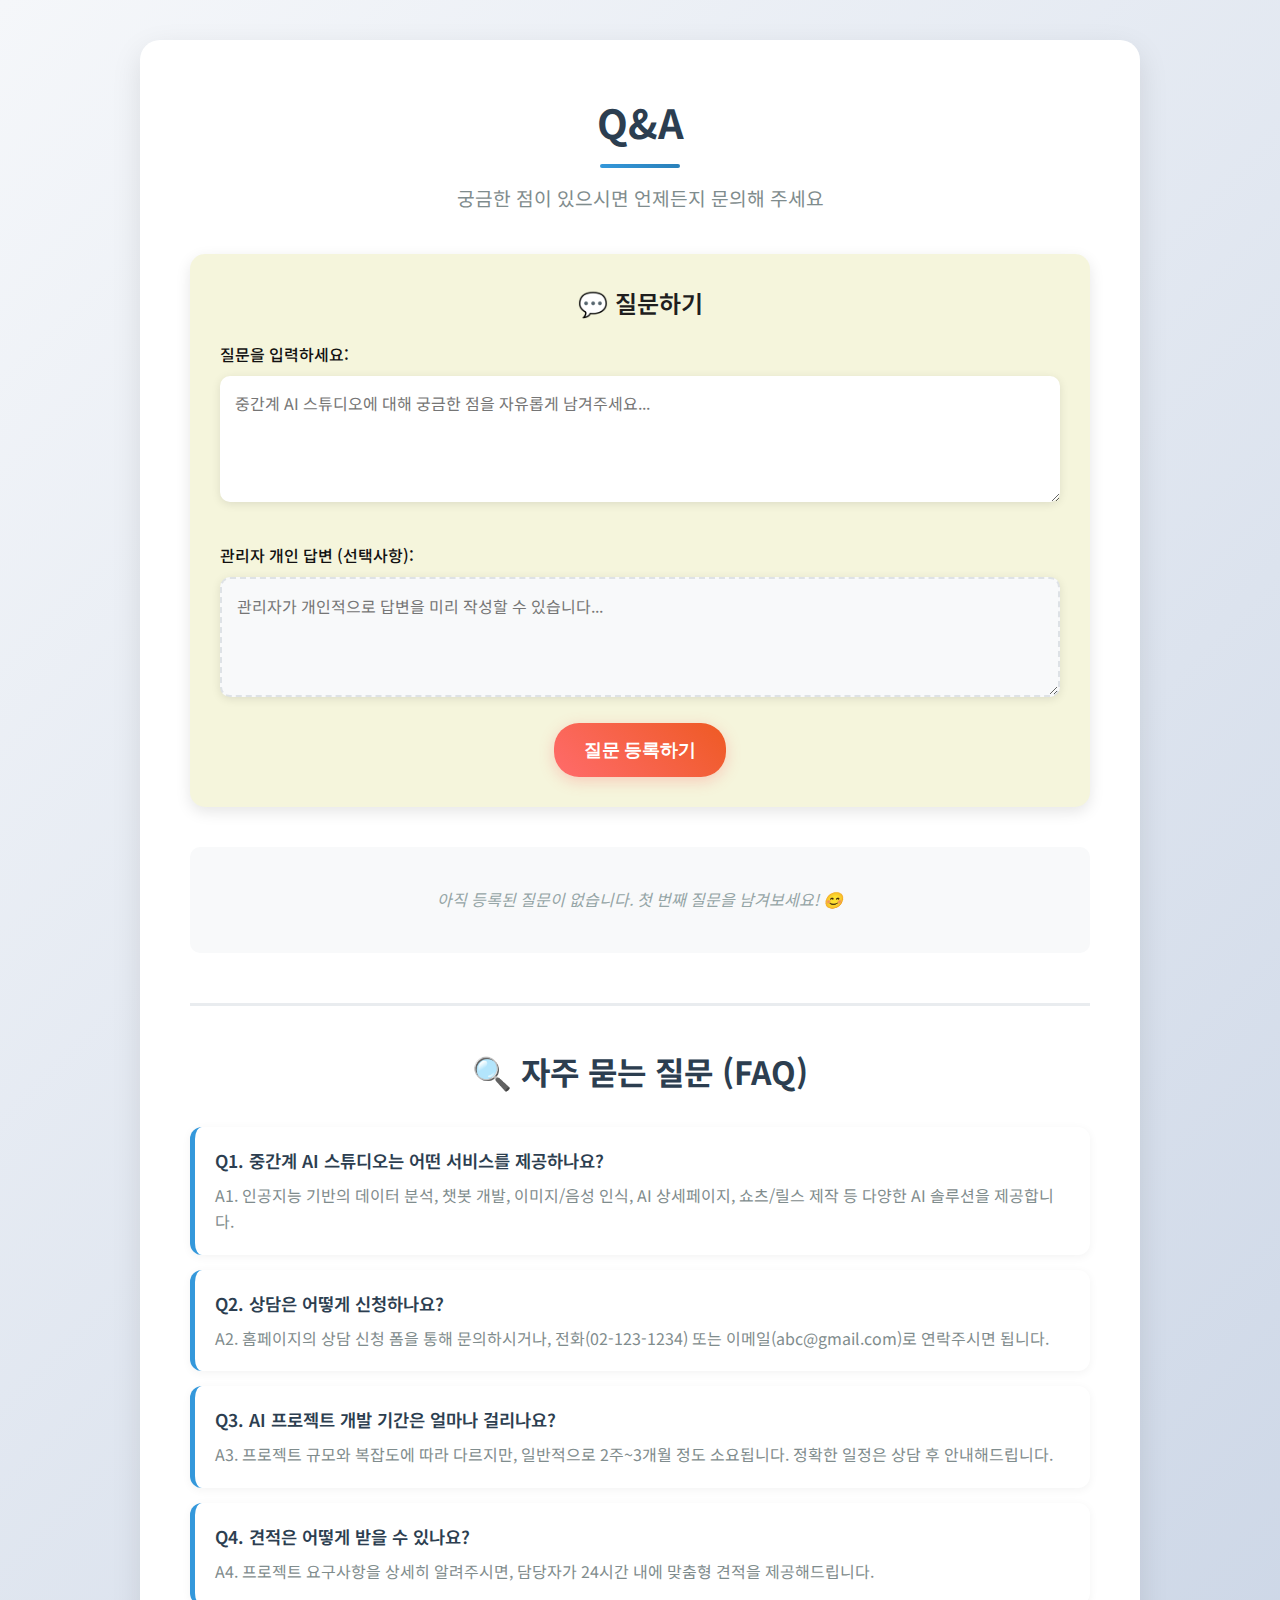
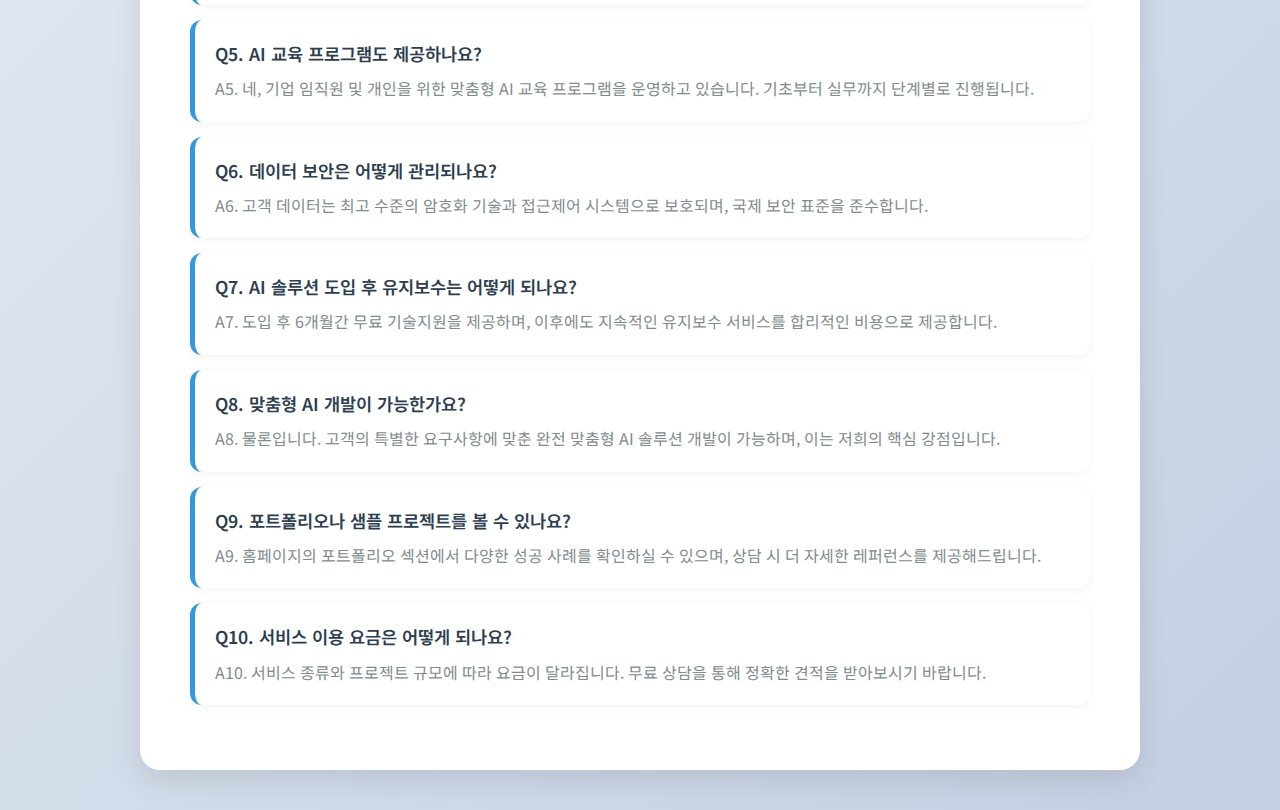
<file: New8_QnA.html>
<!DOCTYPE html>
<html lang="ko">
<head>
    <!-- 웹페이지의 기본 정보를 설정하는 곳 (초등학생용 주석) -->
    <meta charset="UTF-8">
    <meta name="viewport" content="width=device-width, initial-scale=1.0">
    <title>Q&A - 중간계 AI 스튜디오</title>
    
    <!-- 넥슨폰트 웹폰트 불러오기 (초등학생용 주석: 예쁜 글씨체를 인터넷에서 가져오기) -->
    <link href="https://fonts.googleapis.com/css2?family=Noto+Sans+KR:wght@300;400;500;700&display=swap" rel="stylesheet">
    
    <style>
        /* 웹페이지 전체의 기본 모양을 정하는 곳 (초등학생용 주석) */
        * {
            margin: 0; /* 여백 없애기 */
            padding: 0; /* 안쪽 여백 없애기 */
            box-sizing: border-box; /* 크기 계산을 쉽게 하기 */
        }

        /* 전체 페이지 배경과 글씨 설정 (초등학생용 주석) */
        body {
            font-family: 'Noto Sans KR', sans-serif; /* 넥슨폰트 사용하기 */
            margin: 0;
            padding: 0;
            background: linear-gradient(135deg, #f5f7fa 0%, #c3cfe2 100%); /* 예쁜 그라데이션 배경 */
            color: #333; /* 글씨색을 진한 회색으로 */
            line-height: 1.6; /* 줄 간격을 넓게 해서 읽기 쉽게 */
            min-height: 100vh; /* 화면 전체 높이만큼 */
        }

        /* Q&A 전체를 감싸는 큰 상자 (초등학생용 주석) */
        .qna-container {
            max-width: 1000px; /* 최대 너비 제한 */
            margin: 40px auto; /* 가운데 정렬하고 위아래 여백 */
            background: white; /* 흰색 배경 */
            border-radius: 20px; /* 모서리를 둥글게 */
            box-shadow: 0 10px 30px rgba(0,0,0,0.1); /* 그림자 효과 */
            padding: 50px; /* 안쪽 여백 */
            animation: fadeInUp 1s ease-out; /* 부드럽게 나타나는 애니메이션 */
        }

        /* 부드럽게 나타나는 애니메이션 정의 (초등학생용 주석) */
        @keyframes fadeInUp {
            from {
                opacity: 0; /* 투명하게 시작 */
                transform: translateY(30px); /* 아래에서 시작 */
            }
            to {
                opacity: 1; /* 완전히 보이게 */
                transform: translateY(0); /* 원래 위치로 */
            }
        }

        /* 메인 제목 스타일 (초등학생용 주석) */
        .qna-title {
            font-size: 2.5rem; /* 큰 글씨 크기 */
            font-weight: 700; /* 굵은 글씨 */
            color: #2c3e50; /* 진한 파란색 */
            text-align: center; /* 가운데 정렬 */
            margin-bottom: 15px; /* 아래쪽 여백 */
            position: relative; /* 장식을 위한 위치 설정 */
        }

        /* 제목 아래 장식선 (초등학생용 주석) */
        .qna-title::after {
            content: ''; /* 빈 내용 */
            display: block; /* 블록으로 표시 */
            width: 80px; /* 너비 */
            height: 4px; /* 높이 */
            background: linear-gradient(45deg, #3498db, #2980b9); /* 파란색 그라데이션 */
            margin: 10px auto; /* 가운데 정렬 */
            border-radius: 2px; /* 모서리 둥글게 */
        }

        /* 부제목 스타일 (초등학생용 주석) */
        .qna-subtitle {
            font-size: 1.2rem; /* 중간 글씨 크기 */
            color: #7f8c8d; /* 회색 */
            text-align: center; /* 가운데 정렬 */
            margin-bottom: 40px; /* 아래쪽 여백 */
        }

        /* 질문 입력 폼 영역 (초등학생용 주석) */
        .qna-form {
            background: #f5f5dc; /* 베이지색 배경 */
            border-radius: 15px; /* 모서리 둥글게 */
            padding: 30px; /* 안쪽 여백 */
            margin-bottom: 40px; /* 아래쪽 여백 */
            box-shadow: 0 5px 15px rgba(0, 0, 0, 0.1); /* 그림자 효과 */
            color: #000000; /* 검은색 글자 */
        }

        /* 폼 제목 스타일 (초등학생용 주석) */
        .form-title {
            color: rgb(31, 30, 30); /* 진한 회색 글씨 */
            font-size: 1.5rem; /* 글씨 크기 */
            font-weight: 600; /* 굵은 글씨 */
            margin-bottom: 20px; /* 아래쪽 여백 */
            text-align: center; /* 가운데 정렬 */
        }

        /* 입력 라벨 스타일 (초등학생용 주석) */
        .qna-form label {
            display: block; /* 블록으로 표시 */
            margin-bottom: 8px; /* 아래쪽 여백 */
            font-weight: 500; /* 중간 굵기 */
            color: rgb(18, 17, 17); /* 진한 회색 글씨 */
            font-size: 1rem; /* 글씨 크기 */
        }

        /* 텍스트 입력창 스타일 (초등학생용 주석) */
        .qna-form textarea {
            width: 100%; /* 전체 너비 */
            padding: 15px; /* 안쪽 여백 */
            margin-bottom: 20px; /* 아래쪽 여백 */
            border: none; /* 테두리 없애기 */
            border-radius: 10px; /* 모서리 둥글게 */
            font-size: 1rem; /* 글씨 크기 */
            font-family: 'Noto Sans KR', sans-serif; /* 넥슨폰트 사용 */
            resize: vertical; /* 세로로만 크기 조절 가능 */
            min-height: 120px; /* 최소 높이 */
            transition: all 0.3s ease; /* 부드러운 변화 */
            box-shadow: 0 2px 10px rgba(0,0,0,0.1); /* 그림자 */
        }

        /* 텍스트 입력창에 마우스 올렸을 때 (초등학생용 주석) */
        .qna-form textarea:focus {
            outline: none; /* 기본 테두리 없애기 */
            transform: translateY(-2px); /* 살짝 위로 올리기 */
            box-shadow: 0 5px 20px rgba(0,0,0,0.2); /* 그림자 진하게 */
        }

        /* 관리자 답변 입력창 (초등학생용 주석: 관리자가 개인적으로 답변하는 곳) */
        .admin-response {
            margin-top: 15px; /* 위쪽 여백 */
        }

        .admin-response textarea {
            background-color: #f8f9fa; /* 연한 회색 배경 */
            border: 2px dashed #dee2e6; /* 점선 테두리 */
            color: #6c757d; /* 회색 글씨 */
        }

        /* 버튼 스타일 (초등학생용 주석) */
        .qna-form button {
            background: linear-gradient(45deg, #ff6b6b, #ee5a24); /* 빨간색 그라데이션 */
            color: white; /* 흰색 글씨 */
            border: none; /* 테두리 없애기 */
            padding: 15px 30px; /* 안쪽 여백 */
            border-radius: 25px; /* 둥근 모서리 */
            font-size: 1.1rem; /* 글씨 크기 */
            font-weight: 600; /* 굵은 글씨 */
            cursor: pointer; /* 마우스 포인터 모양 */
            transition: all 0.3s ease; /* 부드러운 변화 */
            box-shadow: 0 4px 15px rgba(255, 107, 107, 0.3); /* 그림자 */
            display: block; /* 블록으로 표시 */
            margin: 0 auto; /* 가운데 정렬 */
        }

        /* 버튼에 마우스 올렸을 때 (초등학생용 주석) */
        .qna-form button:hover {
            transform: translateY(-3px); /* 위로 올리기 */
            box-shadow: 0 6px 20px rgba(255, 107, 107, 0.4); /* 그림자 진하게 */
        }

        /* 질문 목록 영역 (초등학생용 주석) */
        .qna-list {
            margin-bottom: 40px; /* 아래쪽 여백 */
        }

        /* 개별 질문 카드 (초등학생용 주석) */
        .qna-item {
            background: linear-gradient(135deg, #74b9ff 0%, #0984e3 100%); /* 파란색 그라데이션 */
            border-radius: 15px; /* 모서리 둥글게 */
            padding: 25px; /* 안쪽 여백 */
            margin-bottom: 20px; /* 아래쪽 여백 */
            box-shadow: 0 5px 15px rgba(116, 185, 255, 0.3); /* 그림자 */
            transition: all 0.3s ease; /* 부드러운 변화 */
            position: relative; /* 장식을 위한 위치 설정 */
        }

        /* 질문 카드에 마우스 올렸을 때 (초등학생용 주석) */
        .qna-item:hover {
            transform: translateY(-5px); /* 위로 올리기 */
            box-shadow: 0 8px 25px rgba(116, 185, 255, 0.4); /* 그림자 진하게 */
        }

        /* 질문 텍스트 스타일 (초등학생용 주석) */
        .qna-item .question {
            font-weight: 600; /* 굵은 글씨 */
            color: white; /* 흰색 글씨 */
            font-size: 1.1rem; /* 글씨 크기 */
            margin-bottom: 10px; /* 아래쪽 여백 */
        }

        /* 답변 텍스트 스타일 (초등학생용 주석) */
        .qna-item .answer {
            color: #dff9fb; /* 연한 파란색 글씨 */
            font-size: 1rem; /* 글씨 크기 */
            line-height: 1.6; /* 줄 간격 */
            margin-top: 10px; /* 위쪽 여백 */
        }

        /* 등록일 표시 스타일 (초등학생용 주석) */
        .timestamp {
            font-size: 0.9rem; /* 작은 글씨 */
            color: rgba(255,255,255,0.8); /* 반투명 흰색 */
            margin-top: 15px; /* 위쪽 여백 */
            text-align: right; /* 오른쪽 정렬 */
        }

        /* FAQ 섹션 (초등학생용 주석) */
        .faq {
            margin-top: 50px; /* 위쪽 여백 */
            padding-top: 40px; /* 위쪽 안쪽 여백 */
            border-top: 3px solid #e9ecef; /* 위쪽 테두리 */
        }

        /* FAQ 제목 (초등학생용 주석) */
        .faq h2 {
            font-size: 2rem; /* 큰 글씨 */
            font-weight: 700; /* 굵은 글씨 */
            color: #2c3e50; /* 진한 파란색 */
            text-align: center; /* 가운데 정렬 */
            margin-bottom: 30px; /* 아래쪽 여백 */
        }

        /* FAQ 개별 항목 (초등학생용 주석) */
        .faq-item {
            background: white; /* 흰색 배경 */
            border-radius: 12px; /* 모서리 둥글게 */
            padding: 20px; /* 안쪽 여백 */
            margin-bottom: 15px; /* 아래쪽 여백 */
            border-left: 5px solid #3498db; /* 왼쪽 파란색 테두리 */
            box-shadow: 0 2px 10px rgba(0,0,0,0.05); /* 연한 그림자 */
            transition: all 0.3s ease; /* 부드러운 변화 */
        }

        /* FAQ 항목에 마우스 올렸을 때 (초등학생용 주석) */
        .faq-item:hover {
            transform: translateX(10px); /* 오른쪽으로 이동 */
            box-shadow: 0 4px 15px rgba(0,0,0,0.1); /* 그림자 진하게 */
        }

        /* FAQ 질문 스타일 (초등학생용 주석) */
        .faq-q {
            font-weight: 600; /* 굵은 글씨 */
            color: #2c3e50; /* 진한 파란색 */
            font-size: 1.1rem; /* 글씨 크기 */
            margin-bottom: 8px; /* 아래쪽 여백 */
        }

        /* FAQ 답변 스타일 (초등학생용 주석) */
        .faq-a {
            color: #7f8c8d; /* 회색 */
            font-size: 1rem; /* 글씨 크기 */
            line-height: 1.6; /* 줄 간격 */
        }

        /* 빈 상태 메시지 (초등학생용 주석) */
        .empty-message {
            text-align: center; /* 가운데 정렬 */
            color: #95a5a6; /* 연한 회색 */
            font-style: italic; /* 기울임체 */
            padding: 40px; /* 안쪽 여백 */
            background: #f8f9fa; /* 연한 회색 배경 */
            border-radius: 10px; /* 모서리 둥글게 */
            margin: 20px 0; /* 위아래 여백 */
        }

        /* 태블릿 화면용 스타일 (초등학생용 주석: 태블릿에서 보기 좋게) */
        @media (max-width: 768px) {
            .qna-container {
                margin: 20px; /* 여백 줄이기 */
                padding: 30px; /* 안쪽 여백 줄이기 */
            }
            
            .qna-title {
                font-size: 2rem; /* 글씨 크기 줄이기 */
            }
            
            .qna-form {
                padding: 20px; /* 안쪽 여백 줄이기 */
            }
        }

        /* 모바일 화면용 스타일 (초등학생용 주석: 핸드폰에서 보기 좋게) */
        @media (max-width: 480px) {
            .qna-container {
                margin: 10px; /* 여백 더 줄이기 */
                padding: 20px; /* 안쪽 여백 더 줄이기 */
            }
            
            .qna-title {
                font-size: 1.8rem; /* 글씨 크기 더 줄이기 */
            }
            
            .qna-form {
                padding: 15px; /* 안쪽 여백 더 줄이기 */
            }
            
            .qna-form button {
                padding: 12px 25px; /* 버튼 크기 줄이기 */
                font-size: 1rem; /* 글씨 크기 줄이기 */
            }
        }
    </style>
</head>
<body>
    <!-- Q&A 전체 컨테이너 (초등학생용 주석: 모든 내용을 담는 큰 상자) -->
    <div class="qna-container">
        <!-- 메인 제목 (초등학생용 주석) -->
        <h1 class="qna-title">Q&A</h1>
        <p class="qna-subtitle">궁금한 점이 있으시면 언제든지 문의해 주세요</p>
        
        <!-- 질문 입력 폼 (초등학생용 주석: 질문을 적는 곳) -->
        <div class="qna-form">
            <h3 class="form-title">💬 질문하기</h3>
            <form id="qnaForm">
                <label for="question">질문을 입력하세요:</label>
                <textarea id="question" name="question" rows="4" required placeholder="중간계 AI 스튜디오에 대해 궁금한 점을 자유롭게 남겨주세요..."></textarea>
                
                <!-- 관리자 답변 입력란 (초등학생용 주석: 관리자가 개인적으로 답변하는 곳) -->
                <div class="admin-response">
                    <label for="adminAnswer">관리자 개인 답변 (선택사항):</label>
                    <textarea id="adminAnswer" name="adminAnswer" rows="3" placeholder="관리자가 개인적으로 답변을 미리 작성할 수 있습니다..."></textarea>
                </div>
                
                <button type="submit">질문 등록하기</button>
            </form>
        </div>
        
        <!-- 등록된 질문 목록 (초등학생용 주석: 질문들이 보이는 곳) -->
        <div class="qna-list" id="qnaList">
            <!-- 질문/답변이 여기에 표시됩니다 (초등학생용 주석) -->
        </div>
        
        <!-- FAQ 섹션 (초등학생용 주석: 자주 묻는 질문들) -->
        <div class="faq">
            <h2>🔍 자주 묻는 질문 (FAQ)</h2>
            
            <div class="faq-item">
                <div class="faq-q">Q1. 중간계 AI 스튜디오는 어떤 서비스를 제공하나요?</div>
                <div class="faq-a">A1. 인공지능 기반의 데이터 분석, 챗봇 개발, 이미지/음성 인식, AI 상세페이지, 쇼츠/릴스 제작 등 다양한 AI 솔루션을 제공합니다.</div>
            </div>
            
            <div class="faq-item">
                <div class="faq-q">Q2. 상담은 어떻게 신청하나요?</div>
                <div class="faq-a">A2. 홈페이지의 상담 신청 폼을 통해 문의하시거나, 전화(02-123-1234) 또는 이메일(abc@gmail.com)로 연락주시면 됩니다.</div>
            </div>
            
            <div class="faq-item">
                <div class="faq-q">Q3. AI 프로젝트 개발 기간은 얼마나 걸리나요?</div>
                <div class="faq-a">A3. 프로젝트 규모와 복잡도에 따라 다르지만, 일반적으로 2주~3개월 정도 소요됩니다. 정확한 일정은 상담 후 안내해드립니다.</div>
            </div>
            
            <div class="faq-item">
                <div class="faq-q">Q4. 견적은 어떻게 받을 수 있나요?</div>
                <div class="faq-a">A4. 프로젝트 요구사항을 상세히 알려주시면, 담당자가 24시간 내에 맞춤형 견적을 제공해드립니다.</div>
            </div>
            
            <div class="faq-item">
                <div class="faq-q">Q5. AI 교육 프로그램도 제공하나요?</div>
                <div class="faq-a">A5. 네, 기업 임직원 및 개인을 위한 맞춤형 AI 교육 프로그램을 운영하고 있습니다. 기초부터 실무까지 단계별로 진행됩니다.</div>
            </div>
            
            <div class="faq-item">
                <div class="faq-q">Q6. 데이터 보안은 어떻게 관리되나요?</div>
                <div class="faq-a">A6. 고객 데이터는 최고 수준의 암호화 기술과 접근제어 시스템으로 보호되며, 국제 보안 표준을 준수합니다.</div>
            </div>
            
            <div class="faq-item">
                <div class="faq-q">Q7. AI 솔루션 도입 후 유지보수는 어떻게 되나요?</div>
                <div class="faq-a">A7. 도입 후 6개월간 무료 기술지원을 제공하며, 이후에도 지속적인 유지보수 서비스를 합리적인 비용으로 제공합니다.</div>
            </div>
            
            <div class="faq-item">
                <div class="faq-q">Q8. 맞춤형 AI 개발이 가능한가요?</div>
                <div class="faq-a">A8. 물론입니다. 고객의 특별한 요구사항에 맞춘 완전 맞춤형 AI 솔루션 개발이 가능하며, 이는 저희의 핵심 강점입니다.</div>
            </div>
            
            <div class="faq-item">
                <div class="faq-q">Q9. 포트폴리오나 샘플 프로젝트를 볼 수 있나요?</div>
                <div class="faq-a">A9. 홈페이지의 포트폴리오 섹션에서 다양한 성공 사례를 확인하실 수 있으며, 상담 시 더 자세한 레퍼런스를 제공해드립니다.</div>
            </div>
            
            <div class="faq-item">
                <div class="faq-q">Q10. 서비스 이용 요금은 어떻게 되나요?</div>
                <div class="faq-a">A10. 서비스 종류와 프로젝트 규모에 따라 요금이 달라집니다. 무료 상담을 통해 정확한 견적을 받아보시기 바랍니다.</div>
            </div>
        </div>
    </div>

    <script>
        // Q&A 기능을 위한 자바스크립트 (초등학생용 주석: 웹페이지가 움직이게 하는 코드)
        
        // 필요한 요소들을 찾아서 변수에 저장 (초등학생용 주석)
        const form = document.getElementById('qnaForm'); // 질문 입력 폼 찾기
        const qnaList = document.getElementById('qnaList'); // 질문 목록 영역 찾기
        const qnaData = []; // 질문들을 저장할 배열 만들기

        // 폼 제출 이벤트 리스너 (초등학생용 주석: 질문 등록 버튼을 눌렀을 때 실행)
        form.addEventListener('submit', function(e) {
            e.preventDefault(); // 페이지 새로고침 방지 (초등학생용 주석)
            
            // 입력된 질문과 답변 가져오기 (초등학생용 주석)
            const questionInput = document.getElementById('question');
            const adminAnswerInput = document.getElementById('adminAnswer');
            const question = questionInput.value.trim(); // 질문 내용 (앞뒤 공백 제거)
            const adminAnswer = adminAnswerInput.value.trim(); // 관리자 답변 내용
            
            // 질문이 비어있지 않으면 실행 (초등학생용 주석)
            if (question) {
                // 새 질문 데이터 만들기 (초등학생용 주석)
                const newQnA = {
                    question: question, // 질문 내용
                    answer: adminAnswer || '관리자가 답변을 준비 중입니다.', // 답변 (없으면 기본 메시지)
                    timestamp: new Date().toLocaleString('ko-KR'), // 등록 시간
                    isCustomAnswer: !!adminAnswer // 관리자가 직접 답변했는지 확인
                };
                
                // 질문 배열에 추가 (초등학생용 주석)
                qnaData.unshift(newQnA); // 맨 앞에 추가 (최신 질문이 위에 오도록)
                
                // 화면에 질문 목록 다시 그리기 (초등학생용 주석)
                renderQnA();
                
                // 입력 폼 초기화 (초등학생용 주석: 입력창 비우기)
                form.reset();
                
                // 성공 메시지 보여주기 (초등학생용 주석)
                showMessage('질문이 성공적으로 등록되었습니다! 🎉', 'success');
                
                // 개발자 도구에 로그 출력 (초등학생용 주석)
                console.log('새 질문이 등록되었습니다:', question);
            }
        });

        // 질문 목록을 화면에 그리는 함수 (초등학생용 주석)
        function renderQnA() {
            qnaList.innerHTML = ''; // 기존 내용 지우기
            
            // 질문이 없으면 안내 메시지 표시 (초등학생용 주석)
            if (qnaData.length === 0) {
                qnaList.innerHTML = '<div class="empty-message">아직 등록된 질문이 없습니다. 첫 번째 질문을 남겨보세요! 😊</div>';
                return;
            }
            
            // 각 질문을 화면에 표시 (초등학생용 주석)
            qnaData.forEach((item, index) => {
                const qnaItem = document.createElement('div'); // 새 div 요소 만들기
                qnaItem.className = 'qna-item'; // CSS 클래스 추가
                
                // 질문 카드 내용 만들기 (초등학생용 주석)
                qnaItem.innerHTML = `
                    <div class="question">Q${qnaData.length - index}. ${item.question}</div>
                    <div class="answer">A. ${item.answer}</div>
                    <div class="timestamp">등록일: ${item.timestamp}</div>
                `;
                
                // 관리자 직접 답변인 경우 특별한 스타일 적용 (초등학생용 주석)
                if (item.isCustomAnswer) {
                    qnaItem.style.background = 'linear-gradient(135deg, #00b894 0%, #00a085 100%)';
                }
                
                qnaList.appendChild(qnaItem); // 목록에 추가
            });
        }

        // 메시지를 보여주는 함수 (초등학생용 주석)
        function showMessage(message, type = 'info') {
            // 기존 메시지 제거 (초등학생용 주석)
            const existingMessage = document.querySelector('.toast-message');
            if (existingMessage) {
                existingMessage.remove();
            }

            // 새 메시지 요소 만들기 (초등학생용 주석)
            const messageDiv = document.createElement('div');
            messageDiv.className = 'toast-message';
            
            // 메시지 스타일 설정 (초등학생용 주석)
            messageDiv.style.cssText = `
                position: fixed;
                top: 20px;
                right: 20px;
                padding: 15px 25px;
                border-radius: 10px;
                color: white;
                font-weight: 500;
                z-index: 10000;
                opacity: 0;
                transform: translateX(100%);
                transition: all 0.3s ease;
                max-width: 350px;
                box-shadow: 0 4px 20px rgba(0,0,0,0.2);
                font-family: 'Noto Sans KR', sans-serif;
            `;

            // 메시지 타입에 따른 색상 설정 (초등학생용 주석)
            if (type === 'success') {
                messageDiv.style.background = 'linear-gradient(45deg, #00b894, #00a085)';
            } else if (type === 'error') {
                messageDiv.style.background = 'linear-gradient(45deg, #e17055, #d63031)';
            } else {
                messageDiv.style.background = 'linear-gradient(45deg, #74b9ff, #0984e3)';
            }

            messageDiv.textContent = message; // 메시지 내용 설정
            document.body.appendChild(messageDiv); // 페이지에 추가

            // 애니메이션으로 메시지 나타내기 (초등학생용 주석)
            setTimeout(() => {
                messageDiv.style.opacity = '1';
                messageDiv.style.transform = 'translateX(0)';
            }, 100);

            // 3초 후 메시지 사라지게 하기 (초등학생용 주석)
            setTimeout(() => {
                messageDiv.style.opacity = '0';
                messageDiv.style.transform = 'translateX(100%)';
                setTimeout(() => {
                    if (messageDiv.parentNode) {
                        messageDiv.parentNode.removeChild(messageDiv);
                    }
                }, 300);
            }, 3000);
        }

        // 페이지 로딩 완료 시 실행 (초등학생용 주석)
        document.addEventListener('DOMContentLoaded', function() {
            renderQnA(); // 초기 질문 목록 그리기
            console.log('Q&A 페이지가 준비되었습니다!'); // 개발자 도구에 메시지 출력
        });
    </script>
</body>
</html>
</file>
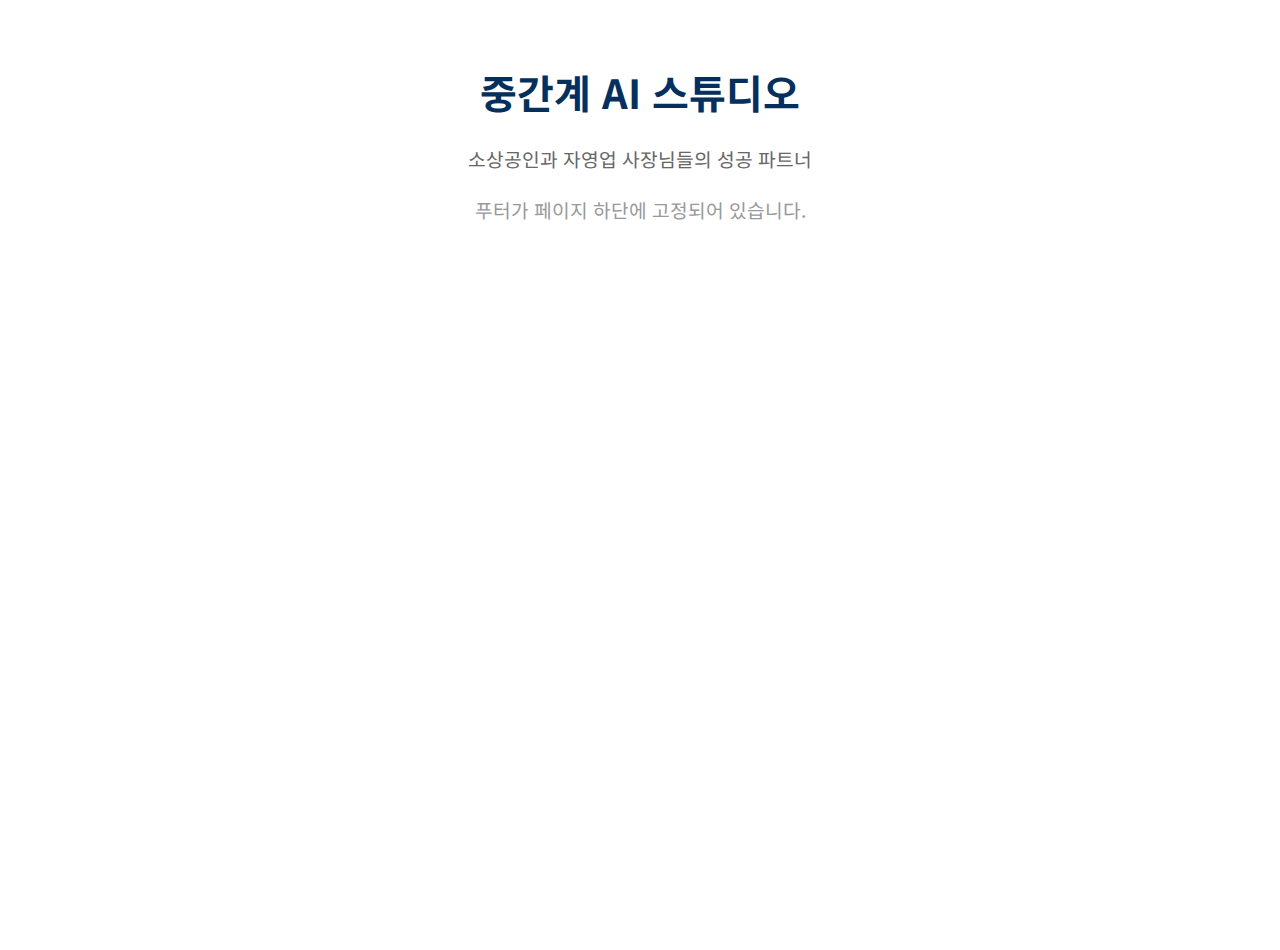
<file: New9_footer.html>
<!DOCTYPE html>
<html lang="ko">
<head>
    <meta charset="UTF-8">
    <meta name="viewport" content="width=device-width, initial-scale=1.0">
    <title>푸터 - 중간계 AI 스튜디오</title>
    <!-- 넥슨폰트 웹폰트 불러오기 (초등학생도 읽기 쉬운 폰트) -->
    <link href="https://fonts.googleapis.com/css2?family=Noto+Sans+KR:wght@300;400;500;700&display=swap" rel="stylesheet">
    <!-- Font Awesome 아이콘 라이브러리 (SNS 로고용) -->
    <link rel="stylesheet" href="https://cdnjs.cloudflare.com/ajax/libs/font-awesome/6.4.0/css/all.min.css">
    
    <style>
        /* 전체 페이지 기본 설정 (초등학생용 주석: 웹페이지 전체의 기본 모양을 정하는 곳) */
        * {
            margin: 0; /* 여백 없애기 */
            padding: 0; /* 안쪽 여백 없애기 */
            box-sizing: border-box; /* 크기 계산을 쉽게 하기 */
        }

        /* 전체 페이지 배경과 폰트 설정 */
        body {
            font-family: 'Noto Sans KR', sans-serif; /* 넥슨폰트 사용하기 */
            background-color: white; /* 배경색을 흰색으로 */
            color: #333; /* 글자색을 진한 회색으로 */
            line-height: 1.6; /* 줄 간격을 넓게 해서 읽기 쉽게 */
            min-height: 100vh; /* 최소 높이를 화면 전체로 */
            display: flex; /* 세로 배치 */
            flex-direction: column; /* 세로 방향으로 */
        }

        /* 메인 콘텐츠 영역 (푸터를 아래로 밀어내기 위해) */
        .main-content {
            flex: 1; /* 남은 공간 모두 차지 */
            padding: 60px 20px; /* 위아래 60px, 좌우 20px 여백 */
            text-align: center; /* 가운데 정렬 */
        }

        .main-content h1 {
            font-size: 2.5rem; /* 큰 글씨 */
            color: #052f5d; /* 브랜드 컬러 */
            margin-bottom: 20px; /* 아래쪽 여백 */
        }

        .main-content p {
            font-size: 1.2rem; /* 중간 글씨 */
            color: #666; /* 회색 */
        }

        /* 푸터 전체 컨테이너 */
        .footer {
            background-color: #052f5d; /* 진한 파란색 배경 */
            color: white; /* 흰색 글씨 */
            padding: 40px 20px; /* 위아래 40px, 좌우 20px 여백 */
            margin-top: auto; /* 자동으로 아래쪽에 배치 */
        }

        /* 푸터 내용 컨테이너 */
        .footer-content {
            max-width: 1200px; /* 최대 너비 제한 */
            margin: 0 auto; /* 가운데 정렬 */
            display: flex; /* 가로로 나란히 배치 */
            justify-content: space-between; /* 양쪽 끝으로 정렬 */
            align-items: center; /* 세로 가운데 정렬 */
            flex-wrap: wrap; /* 화면이 작으면 줄바꿈 */
            gap: 30px; /* 요소들 사이 간격 */
        }

        /* 회사 정보 영역 */
        .company-info {
            display: flex; /* 가로로 나란히 배치 */
            flex-direction: column; /* 세로 방향으로 */
            gap: 10px; /* 줄 사이 간격 */
        }

        .company-name {
            font-size: 1.5rem; /* 큰 글씨 */
            font-weight: 700; /* 굵은 글씨 */
            margin-bottom: 10px; /* 아래쪽 여백 */
        }

        .contact-info {
            display: flex; /* 가로로 나란히 배치 */
            flex-direction: column; /* 세로 방향으로 */
            gap: 5px; /* 줄 사이 간격 */
        }

        .contact-item {
            display: flex; /* 가로로 나란히 배치 */
            align-items: center; /* 세로 가운데 정렬 */
            gap: 10px; /* 아이콘과 텍스트 사이 간격 */
            font-size: 1rem; /* 글씨 크기 */
        }

        .contact-item i {
            width: 20px; /* 아이콘 너비 고정 */
            text-align: center; /* 아이콘 가운데 정렬 */
            color: #87ceeb; /* 연한 파란색 */
        }

        /* SNS 연결 버튼 영역 */
        .social-links {
            display: flex; /* 가로로 나란히 배치 */
            gap: 15px; /* 버튼들 사이 간격 */
            align-items: center; /* 세로 가운데 정렬 */
        }

        .social-title {
            font-size: 1.1rem; /* 글씨 크기 */
            font-weight: 500; /* 중간 굵기 */
            margin-right: 10px; /* 오른쪽 여백 */
            color: #87ceeb; /* 연한 파란색 */
        }

        /* SNS 버튼 스타일 */
        .social-btn {
            display: inline-flex; /* 인라인 플렉스 */
            align-items: center; /* 세로 가운데 정렬 */
            justify-content: center; /* 가로 가운데 정렬 */
            width: 45px; /* 너비 */
            height: 45px; /* 높이 */
            border-radius: 50%; /* 원형으로 */
            text-decoration: none; /* 밑줄 없애기 */
            color: white; /* 흰색 글씨 */
            font-size: 1.2rem; /* 아이콘 크기 */
            transition: all 0.3s ease; /* 부드러운 변화 */
            border: 2px solid transparent; /* 투명한 테두리 */
        }

        /* 인스타그램 버튼 */
        .social-btn.instagram {
            background: linear-gradient(45deg, #f09433 0%, #e6683c 25%, #dc2743 50%, #cc2366 75%, #bc1888 100%); /* 인스타그램 그라데이션 */
        }

        .social-btn.instagram:hover {
            transform: translateY(-3px) scale(1.1); /* 위로 올라가고 커지기 */
            box-shadow: 0 8px 25px rgba(240, 148, 51, 0.4); /* 그림자 */
        }

        /* 페이스북 버튼 */
        .social-btn.facebook {
            background-color: #1877f2; /* 페이스북 파란색 */
        }

        .social-btn.facebook:hover {
            transform: translateY(-3px) scale(1.1); /* 위로 올라가고 커지기 */
            box-shadow: 0 8px 25px rgba(24, 119, 242, 0.4); /* 그림자 */
        }

        /* 유튜브 버튼 */
        .social-btn.youtube {
            background-color: #ff0000; /* 유튜브 빨간색 */
        }

        .social-btn.youtube:hover {
            transform: translateY(-3px) scale(1.1); /* 위로 올라가고 커지기 */
            box-shadow: 0 8px 25px rgba(255, 0, 0, 0.4); /* 그림자 */
        }

        /* 블로그 버튼 */
        .social-btn.blog {
            background-color: #03c75a; /* 네이버 초록색 */
        }

        .social-btn.blog:hover {
            transform: translateY(-3px) scale(1.1); /* 위로 올라가고 커지기 */
            box-shadow: 0 8px 25px rgba(3, 199, 90, 0.4); /* 그림자 */
        }

        /* 저작권 정보 */
        .copyright {
            text-align: center; /* 가운데 정렬 */
            margin-top: 30px; /* 위쪽 여백 */
            padding-top: 20px; /* 위쪽 안쪽 여백 */
            border-top: 1px solid rgba(255, 255, 255, 0.2); /* 위쪽 테두리 */
            font-size: 0.9rem; /* 작은 글씨 */
            color: #87ceeb; /* 연한 파란색 */
        }

        /* 태블릿 화면 (768px 이하) */
        @media (max-width: 768px) {
            .main-content h1 {
                font-size: 2rem; /* 글씨 크기 줄이기 */
            }

            .main-content p {
                font-size: 1rem; /* 글씨 크기 줄이기 */
            }

            .footer {
                padding: 30px 15px; /* 여백 줄이기 */
            }

            .footer-content {
                flex-direction: column; /* 세로로 배치 */
                text-align: center; /* 가운데 정렬 */
                gap: 20px; /* 간격 줄이기 */
            }

            .contact-info {
                align-items: center; /* 가운데 정렬 */
            }

            .social-links {
                justify-content: center; /* 가운데 정렬 */
                flex-wrap: wrap; /* 줄바꿈 허용 */
            }

            .social-title {
                width: 100%; /* 전체 너비 */
                text-align: center; /* 가운데 정렬 */
                margin-right: 0; /* 오른쪽 여백 제거 */
                margin-bottom: 10px; /* 아래쪽 여백 */
            }
        }

        /* 모바일 화면 (480px 이하) */
        @media (max-width: 480px) {
            .main-content {
                padding: 40px 15px; /* 여백 줄이기 */
            }

            .main-content h1 {
                font-size: 1.8rem; /* 글씨 크기 더 줄이기 */
            }

            .company-name {
                font-size: 1.3rem; /* 글씨 크기 줄이기 */
            }

            .contact-item {
                font-size: 0.9rem; /* 글씨 크기 줄이기 */
            }

            .social-btn {
                width: 40px; /* 버튼 크기 줄이기 */
                height: 40px; /* 버튼 크기 줄이기 */
                font-size: 1rem; /* 아이콘 크기 줄이기 */
            }

            .social-links {
                gap: 10px; /* 간격 줄이기 */
            }
        }

        /* 푸터 애니메이션 효과 */
        .footer {
            opacity: 0; /* 처음에는 안 보이게 */
            transform: translateY(50px); /* 아래에서 시작 */
            animation: fadeInUp 1s ease-out 0.5s forwards; /* 0.5초 후에 나타나기 */
        }

        @keyframes fadeInUp {
            to {
                opacity: 1; /* 완전히 보이게 */
                transform: translateY(0); /* 원래 위치로 */
            }
        }
    </style>
</head>
<body>
    <!-- 메인 콘텐츠 영역 (푸터 테스트용) -->
    <div class="main-content">
        <h1>중간계 AI 스튜디오</h1>
        <p>소상공인과 자영업 사장님들의 성공 파트너</p>
        <p style="margin-top: 20px; color: #999;">푸터가 페이지 하단에 고정되어 있습니다.</p>
    </div>

    <!-- 푸터 섹션 -->
    <footer class="footer">
        <div class="footer-content">
            <!-- 회사 정보 영역 -->
            <div class="company-info">
                <!-- 회사명 -->
                <div class="company-name">중간계 AI 스튜디오</div>
                
                <!-- 연락처 정보 -->
                <div class="contact-info">
                    <!-- 전화번호 -->
                    <div class="contact-item">
                        <i class="fas fa-phone"></i>
                        <span>02-123-1234</span>
                    </div>
                    
                    <!-- 이메일 -->
                    <div class="contact-item">
                        <i class="fas fa-envelope"></i>
                        <span>abc@gmail.com</span>
                    </div>
                    
                    <!-- 주소 -->
                    <div class="contact-item">
                        <i class="fas fa-map-marker-alt"></i>
                        <span>서울특별시 강남구 테헤란로 123</span>
                    </div>
                </div>
            </div>

            <!-- SNS 연결 버튼 영역 -->
            <div class="social-links">
                <div class="social-title">Follow Us</div>
                
                <!-- 인스타그램 버튼 -->
                <a href="https://www.instagram.com" target="_blank" class="social-btn instagram" title="인스타그램">
                    <i class="fab fa-instagram"></i>
                </a>
                
                <!-- 페이스북 버튼 -->
                <a href="https://www.facebook.com" target="_blank" class="social-btn facebook" title="페이스북">
                    <i class="fab fa-facebook-f"></i>
                </a>
                
                <!-- 유튜브 버튼 -->
                <a href="https://www.youtube.com" target="_blank" class="social-btn youtube" title="유튜브">
                    <i class="fab fa-youtube"></i>
                </a>
                
                <!-- 블로그 버튼 -->
                <a href="https://blog.naver.com" target="_blank" class="social-btn blog" title="네이버 블로그">
                    <i class="fas fa-blog"></i>
                </a>
            </div>
        </div>

        <!-- 저작권 정보 -->
        <div class="copyright">
            <p>&copy; 2024 중간계 AI 스튜디오. All rights reserved.</p>
            <p style="margin-top: 5px; font-size: 0.8rem;">소상공인과 자영업 사장님들의 성공을 위한 AI 솔루션</p>
        </div>
    </footer>

    <script>
        // 페이지 로딩 완료 시 실행 (초등학생용 주석: 웹페이지가 다 로딩되면 실행되는 함수)
        document.addEventListener('DOMContentLoaded', function() {
            console.log('푸터 페이지가 로딩되었습니다'); // 개발자 도구에 메시지 출력
            
            // SNS 버튼 클릭 이벤트 (초등학생용 주석: SNS 버튼을 클릭했을 때 실행되는 기능)
            const socialButtons = document.querySelectorAll('.social-btn'); // 모든 SNS 버튼 찾기
            
            socialButtons.forEach(function(button) {
                button.addEventListener('click', function(event) {
                    // 클릭 효과 추가
                    button.style.transform = 'scale(0.95)'; // 살짝 작아지기
                    
                    setTimeout(function() {
                        button.style.transform = ''; // 원래 크기로 돌아가기
                    }, 150);
                    
                    console.log('SNS 버튼 클릭:', button.title); // 어떤 SNS 버튼을 클릭했는지 알려주기
                });
            });

            // 연락처 정보 클릭 이벤트 (초등학생용 주석: 전화번호나 이메일을 클릭했을 때 실행되는 기능)
            const contactItems = document.querySelectorAll('.contact-item'); // 모든 연락처 정보 찾기
            
            contactItems.forEach(function(item) {
                item.addEventListener('click', function() {
                    const text = item.querySelector('span').textContent; // 텍스트 내용 가져오기
                    
                    // 전화번호인 경우
                    if (text.includes('02-')) {
                        if (confirm('전화를 걸까요?\n' + text)) {
                            window.location.href = 'tel:' + text.replace(/-/g, ''); // 전화 걸기
                        }
                    }
                    // 이메일인 경우
                    else if (text.includes('@')) {
                        if (confirm('이메일을 보낼까요?\n' + text)) {
                            window.location.href = 'mailto:' + text; // 이메일 보내기
                        }
                    }
                    // 주소인 경우
                    else if (text.includes('서울')) {
                        if (confirm('지도에서 위치를 확인할까요?\n' + text)) {
                            window.open('https://map.naver.com/v5/search/' + encodeURIComponent(text), '_blank'); // 네이버 지도에서 검색
                        }
                    }
                });
                
                // 마우스 올렸을 때 포인터 모양으로 변경
                item.style.cursor = 'pointer';
            });

            // 스크롤 이벤트 (초등학생용 주석: 페이지를 스크롤할 때 푸터에 특별한 효과 주기)
            window.addEventListener('scroll', function() {
                const footer = document.querySelector('.footer'); // 푸터 찾기
                const footerPosition = footer.getBoundingClientRect().top; // 푸터 위치 계산
                const windowHeight = window.innerHeight; // 화면 높이
                
                // 푸터가 화면에 보이면
                if (footerPosition < windowHeight) {
                    footer.style.boxShadow = '0 -10px 30px rgba(5, 47, 93, 0.3)'; // 위쪽 그림자 추가
                } else {
                    footer.style.boxShadow = 'none'; // 그림자 제거
                }
            });
        });
    </script>
</body>
</html>
</file>
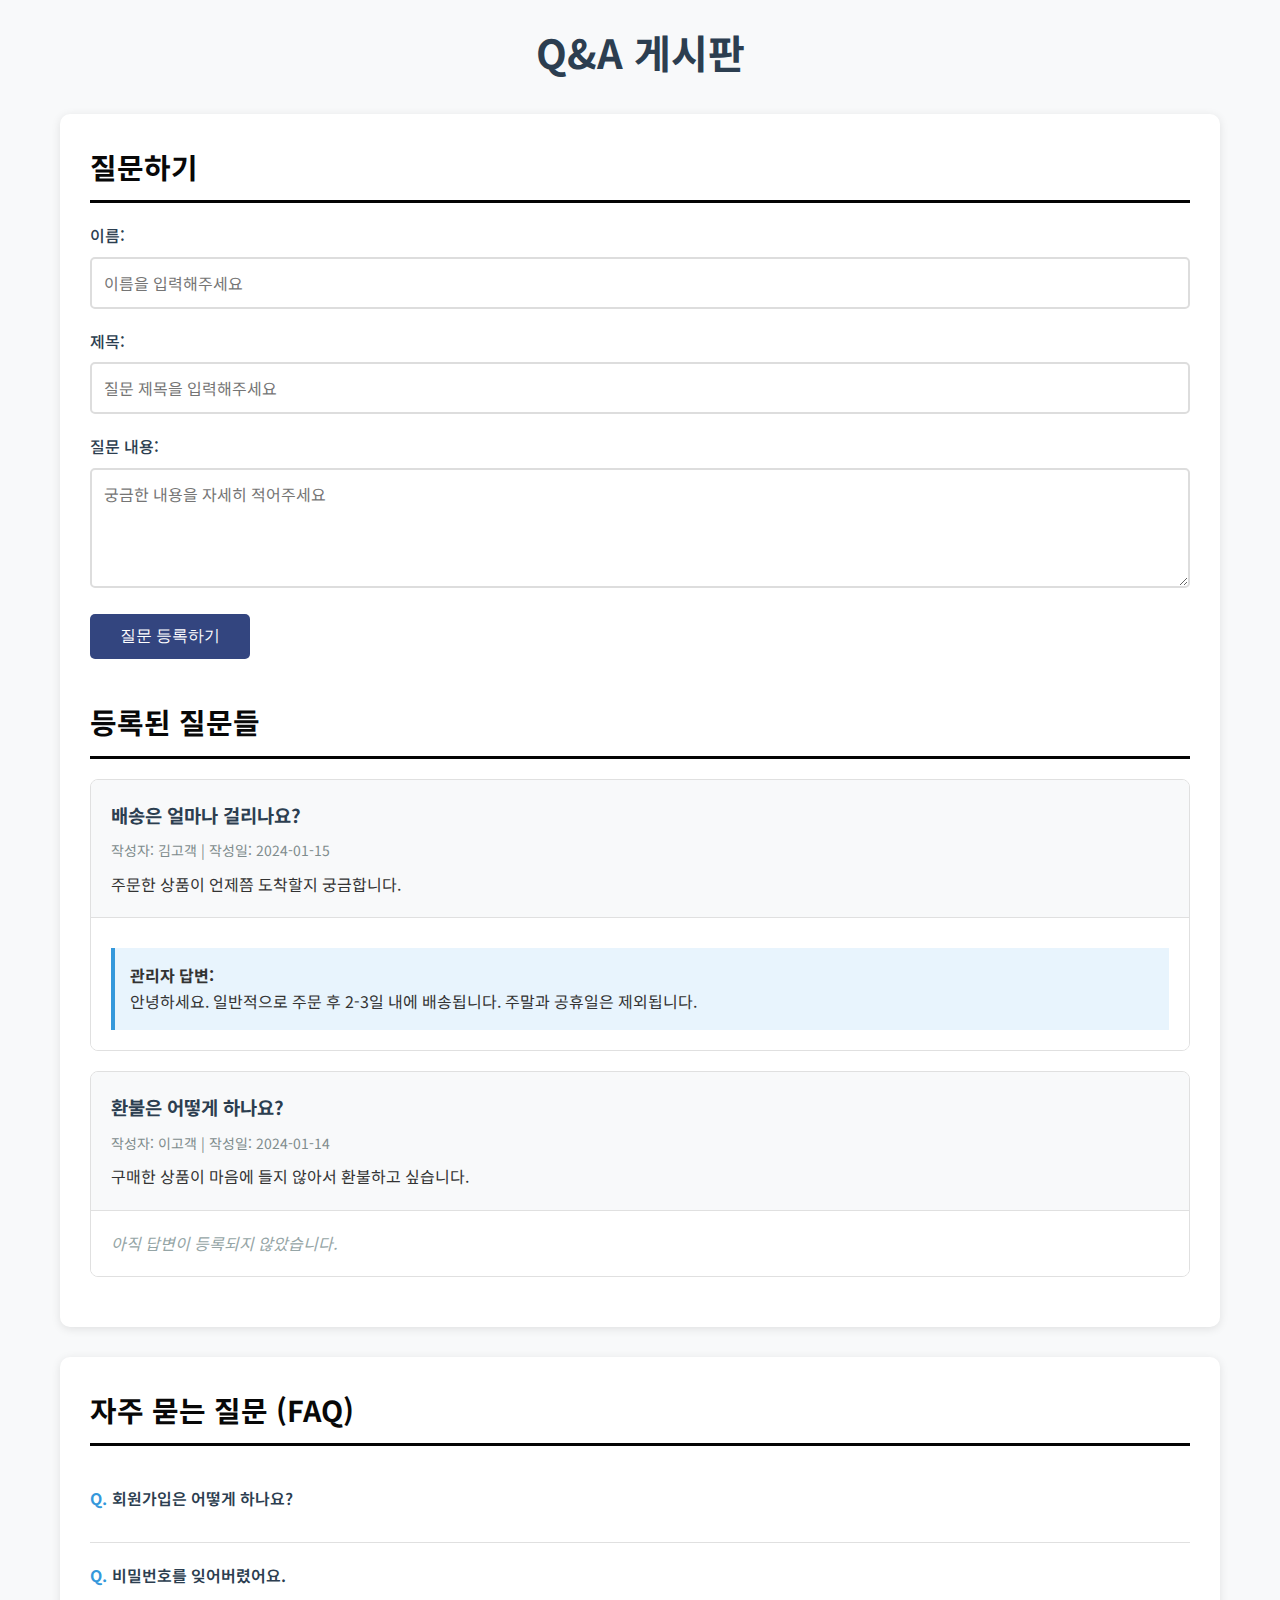
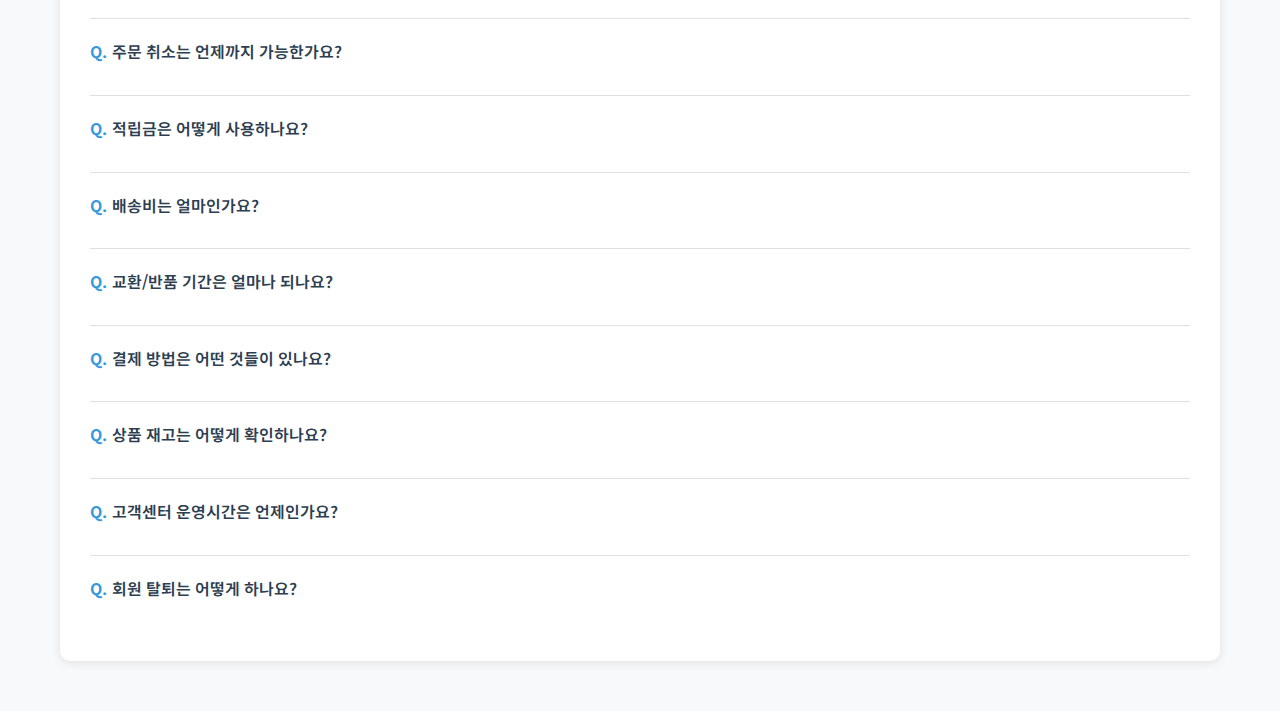
<file: qna.html>
<!DOCTYPE html>
<html lang="ko">
<head>
    <meta charset="UTF-8">
    <meta name="viewport" content="width=device-width, initial-scale=1.0">
    <title>Q&A 게시판</title>
    <!-- 넥슨폰트 웹폰트 불러오기 -->
    <link href="https://hangeul.pstatic.net/hangeul_static/css/nanum-square-neo.css" rel="stylesheet">
    <link href="https://fonts.googleapis.com/css2?family=Noto+Sans+KR:wght@300;400;500;700&display=swap" rel="stylesheet">
    <style>
        /* 기본 스타일 설정 - 모든 요소에 적용되는 기본 규칙들 */
        * {
            margin: 0; /* 기본 여백 제거 */
            padding: 0; /* 기본 안쪽 여백 제거 */
            box-sizing: border-box; /* 테두리와 안쪽 여백을 포함한 크기 계산 */
        }

        /* 전체 페이지 스타일 */
        body {
            font-family: 'Noto Sans KR', sans-serif; /* 넥슨폰트 대신 노토산스 사용 (더 안정적) */
            line-height: 1.6; /* 줄 간격을 1.6배로 설정해서 읽기 쉽게 */
            color: #333; /* 글자 색깔을 진한 회색으로 */
            background-color: #f8f9fa; /* 배경색을 연한 회색으로 */
        }

        /* 전체 컨테이너 - 모든 내용을 감싸는 큰 상자 */
        .container {
            max-width: 1200px; /* 최대 너비를 1200px로 제한 */
            margin: 0 auto; /* 가운데 정렬 */
            padding: 20px; /* 안쪽 여백 20px */
        }

        /* 제목 스타일 */
        h1 {
            text-align: center; /* 가운데 정렬 */
            color: #2c3e50; /* 진한 파란색 */
            margin-bottom: 30px; /* 아래쪽 여백 30px */
            font-size: 2.5rem; /* 글자 크기를 크게 */
            font-weight: 700; /* 글자 두께를 굵게 */
        }

        /* 섹션 제목 스타일 */
        h2 {
            color: #080808; /* 회색빛 파란색 */
            margin-bottom: 20px; /* 아래쪽 여백 20px */
            font-size: 1.8rem; /* 글자 크기 */
            border-bottom: 3px solid #030303; /* 아래쪽에 파란색 선 */
            padding-bottom: 10px; /* 아래쪽 안쪽 여백 */
        }

        /* Q&A 섹션과 FAQ 섹션 스타일 */
        .qna-section, .faq-section {
            background: white; /* 배경색을 흰색으로 */
            border-radius: 10px; /* 모서리를 둥글게 */
            padding: 30px; /* 안쪽 여백 30px */
            margin-bottom: 30px; /* 아래쪽 여백 30px */
            box-shadow: 0 2px 10px rgba(0,0,0,0.1); /* 그림자 효과 */
        }

        /* 질문 작성 폼 스타일 */
        .question-form {
            margin-bottom: 40px; /* 아래쪽 여백 40px */
        }

        /* 폼 그룹 - 라벨과 입력창을 묶는 그룹 */
        .form-group {
            margin-bottom: 20px; /* 아래쪽 여백 20px */
        }

        /* 라벨 스타일 */
        label {
            display: block; /* 블록 요소로 만들어서 한 줄 차지 */
            margin-bottom: 8px; /* 아래쪽 여백 8px */
            font-weight: 500; /* 글자 두께를 중간으로 */
            color: #2c3e50; /* 진한 파란색 */
        }

        /* 입력창과 텍스트 영역 스타일 */
        input[type="text"], input[type="email"], textarea {
            width: 100%; /* 너비를 100%로 */
            padding: 12px; /* 안쪽 여백 12px */
            border: 2px solid #ddd; /* 테두리를 연한 회색으로 */
            border-radius: 5px; /* 모서리를 둥글게 */
            font-size: 16px; /* 글자 크기 */
            font-family: inherit; /* 부모 요소의 폰트 상속 */
            transition: border-color 0.3s; /* 테두리 색깔 변화에 애니메이션 */
        }

        /* 입력창에 포커스가 갔을 때 스타일 */
        input[type="text"]:focus, input[type="email"]:focus, textarea:focus {
            outline: none; /* 기본 포커스 테두리 제거 */
            border-color: #3498db; /* 테두리를 파란색으로 */
        }

        /* 텍스트 영역 특별 설정 */
        textarea {
            height: 120px; /* 높이를 120px로 */
            resize: vertical; /* 세로로만 크기 조절 가능 */
        }

        /* 버튼 스타일 */
        .btn {
            background-color: #33457f; /* 배경색을 파란색으로 */
            color: white; /* 글자색을 흰색으로 */
            padding: 12px 30px; /* 안쪽 여백 */
            border: none; /* 테두리 제거 */
            border-radius: 5px; /* 모서리를 둥글게 */
            cursor: pointer; /* 마우스 커서를 손가락 모양으로 */
            font-size: 16px; /* 글자 크기 */
            font-weight: 500; /* 글자 두께 */
            transition: background-color 0.3s; /* 배경색 변화에 애니메이션 */
        }

        /* 버튼에 마우스를 올렸을 때 */
        .btn:hover {
            background-color: #2980b9; /* 더 진한 파란색으로 */
        }

        /* Q&A 아이템 스타일 */
        .qna-item {
            border: 1px solid #e0e0e0; /* 연한 회색 테두리 */
            border-radius: 8px; /* 모서리를 둥글게 */
            margin-bottom: 20px; /* 아래쪽 여백 20px */
            overflow: hidden; /* 넘치는 내용 숨기기 */
        }

        /* 질문 부분 스타일 */
        .question {
            background-color: #f8f9fa; /* 연한 회색 배경 */
            padding: 20px; /* 안쪽 여백 20px */
            border-bottom: 1px solid #e0e0e0; /* 아래쪽에 연한 회색 선 */
        }

        /* 질문 제목 스타일 */
        .question h3 {
            color: #2c3e50; /* 진한 파란색 */
            margin-bottom: 10px; /* 아래쪽 여백 10px */
        }

        /* 질문 메타 정보 (작성자, 날짜) 스타일 */
        .question-meta {
            font-size: 14px; /* 글자 크기를 작게 */
            color: #7f8c8d; /* 회색 */
            margin-bottom: 10px; /* 아래쪽 여백 10px */
        }

        /* 답변 부분 스타일 */
        .answer {
            padding: 20px; /* 안쪽 여백 20px */
            background-color: #fff; /* 흰색 배경 */
        }

        /* 답변이 없을 때 스타일 */
        .no-answer {
            color: #95a5a6; /* 연한 회색 */
            font-style: italic; /* 기울임체 */
        }

        /* 관리자 답변 스타일 */
        .admin-answer {
            background-color: #e8f4fd; /* 연한 파란색 배경 */
            border-left: 4px solid #3498db; /* 왼쪽에 파란색 선 */
            padding: 15px; /* 안쪽 여백 15px */
            margin-top: 10px; /* 위쪽 여백 10px */
        }

        /* FAQ 아이템 스타일 */
        .faq-item {
            border-bottom: 1px solid #e0e0e0; /* 아래쪽에 연한 회색 선 */
            padding: 20px 0; /* 위아래 안쪽 여백 20px */
        }

        /* 마지막 FAQ 아이템은 테두리 제거 */
        .faq-item:last-child {
            border-bottom: none;
        }

        /* FAQ 질문 스타일 */
        .faq-question {
            font-weight: 600; /* 글자 두께를 굵게 */
            color: #2c3e50; /* 진한 파란색 */
            margin-bottom: 10px; /* 아래쪽 여백 10px */
            cursor: pointer; /* 마우스 커서를 손가락 모양으로 */
            display: flex; /* 플렉스 박스로 */
            align-items: center; /* 세로 가운데 정렬 */
        }

        /* FAQ 질문 앞의 Q 마크 */
        .faq-question::before {
            content: "Q. "; /* Q. 텍스트 추가 */
            color: #3498db; /* 파란색 */
            font-weight: 700; /* 글자 두께를 더 굵게 */
            margin-right: 5px; /* 오른쪽 여백 5px */
        }

        /* FAQ 답변 스타일 */
        .faq-answer {
            color: #555; /* 진한 회색 */
            padding-left: 20px; /* 왼쪽 안쪽 여백 20px */
            display: none; /* 기본적으로 숨김 */
        }

        /* FAQ 답변 앞의 A 마크 */
        .faq-answer::before {
            content: "A. "; /* A. 텍스트 추가 */
            color: #e74c3c; /* 빨간색 */
            font-weight: 600; /* 글자 두께를 굵게 */
        }

        /* FAQ 답변이 보일 때 */
        .faq-answer.show {
            display: block; /* 보이게 하기 */
            margin-top: 10px; /* 위쪽 여백 10px */
        }

        /* 반응형 디자인 - 태블릿 크기 (768px 이하) */
        @media (max-width: 768px) {
            .container {
                padding: 15px; /* 안쪽 여백을 줄임 */
            }
            
            h1 {
                font-size: 2rem; /* 제목 크기를 줄임 */
            }
            
            h2 {
                font-size: 1.5rem; /* 섹션 제목 크기를 줄임 */
            }
            
            .qna-section, .faq-section {
                padding: 20px; /* 안쪽 여백을 줄임 */
            }
        }

        /* 반응형 디자인 - 모바일 크기 (480px 이하) */
        @media (max-width: 480px) {
            .container {
                padding: 10px; /* 안쪽 여백을 더 줄임 */
            }
            
            h1 {
                font-size: 1.8rem; /* 제목 크기를 더 줄임 */
            }
            
            .qna-section, .faq-section {
                padding: 15px; /* 안쪽 여백을 더 줄임 */
            }
            
            .question, .answer {
                padding: 15px; /* 안쪽 여백을 줄임 */
            }
        }
    </style>
</head>
<body>
    <!-- 전체 컨테이너 시작 -->
    <div class="container">
        <!-- 페이지 제목 -->
        <h1>Q&A 게시판</h1>
        
        <!-- Q&A 섹션 시작 -->
        <div class="qna-section">
            <h2>질문하기</h2>
            
            <!-- 질문 작성 폼 -->
            <form class="question-form" id="questionForm">
                <!-- 이름 입력 그룹 -->
                <div class="form-group">
                    <label for="name">이름:</label>
                    <input type="text" id="name" name="name" required placeholder="이름을 입력해주세요">
                </div>
                                
                <!-- 제목 입력 그룹 -->
                <div class="form-group">
                    <label for="title">제목:</label>
                    <input type="text" id="title" name="title" required placeholder="질문 제목을 입력해주세요">
                </div>
                
                <!-- 질문 내용 입력 그룹 -->
                <div class="form-group">
                    <label for="question">질문 내용:</label>
                    <textarea id="question" name="question" required placeholder="궁금한 내용을 자세히 적어주세요"></textarea>
                </div>
                
                <!-- 제출 버튼 -->
                <button type="submit" class="btn">질문 등록하기</button>
            </form>
            
            <h2>등록된 질문들</h2>
            
            <!-- 등록된 질문들을 보여주는 영역 -->
            <div id="questionsList">
                <!-- 예시 질문 1 -->
                <div class="qna-item">
                    <div class="question">
                        <h3>배송은 얼마나 걸리나요?</h3>
                        <div class="question-meta">작성자: 김고객 | 작성일: 2024-01-15</div>
                        <p>주문한 상품이 언제쯤 도착할지 궁금합니다.</p>
                    </div>
                    <div class="answer">
                        <div class="admin-answer">
                            <strong>관리자 답변:</strong><br>
                            안녕하세요. 일반적으로 주문 후 2-3일 내에 배송됩니다. 주말과 공휴일은 제외됩니다.
                        </div>
                    </div>
                </div>
                
                <!-- 예시 질문 2 -->
                <div class="qna-item">
                    <div class="question">
                        <h3>환불은 어떻게 하나요?</h3>
                        <div class="question-meta">작성자: 이고객 | 작성일: 2024-01-14</div>
                        <p>구매한 상품이 마음에 들지 않아서 환불하고 싶습니다.</p>
                    </div>
                    <div class="answer">
                        <div class="no-answer">아직 답변이 등록되지 않았습니다.</div>
                    </div>
                </div>
            </div>
        </div>
        
        <!-- FAQ 섹션 시작 -->
        <div class="faq-section">
            <h2>자주 묻는 질문 (FAQ)</h2>
            
            <!-- FAQ 아이템들 -->
            <div class="faq-item">
                <div class="faq-question" onclick="toggleAnswer(this)">
                    회원가입은 어떻게 하나요?
                </div>
                <div class="faq-answer">
                    홈페이지 상단의 '회원가입' 버튼을 클릭하시고, 필요한 정보를 입력하시면 됩니다. 이메일 인증 후 바로 이용 가능합니다.
                </div>
            </div>
            
            <div class="faq-item">
                <div class="faq-question" onclick="toggleAnswer(this)">
                    비밀번호를 잊어버렸어요.
                </div>
                <div class="faq-answer">
                    로그인 페이지에서 '비밀번호 찾기'를 클릭하시고, 가입시 등록한 이메일을 입력하시면 새 비밀번호를 받으실 수 있습니다.
                </div>
            </div>
            
            <div class="faq-item">
                <div class="faq-question" onclick="toggleAnswer(this)">
                    주문 취소는 언제까지 가능한가요?
                </div>
                <div class="faq-answer">
                    상품 발송 전까지 주문 취소가 가능합니다. 마이페이지에서 주문내역을 확인하시고 취소 버튼을 눌러주세요.
                </div>
            </div>
            
            <div class="faq-item">
                <div class="faq-question" onclick="toggleAnswer(this)">
                    적립금은 어떻게 사용하나요?
                </div>
                <div class="faq-answer">
                    결제 시 적립금 사용을 선택하시면 보유한 적립금만큼 할인받으실 수 있습니다. 최소 사용 금액은 1,000원입니다.
                </div>
            </div>
            
            <div class="faq-item">
                <div class="faq-question" onclick="toggleAnswer(this)">
                    배송비는 얼마인가요?
                </div>
                <div class="faq-answer">
                    3만원 이상 구매시 무료배송이며, 3만원 미만 구매시 배송비 3,000원이 부과됩니다.
                </div>
            </div>
            
            <div class="faq-item">
                <div class="faq-question" onclick="toggleAnswer(this)">
                    교환/반품 기간은 얼마나 되나요?
                </div>
                <div class="faq-answer">
                    상품 수령 후 7일 이내에 교환/반품 신청이 가능합니다. 단, 사용한 상품이나 포장이 훼손된 경우는 불가능합니다.
                </div>
            </div>
            
            <div class="faq-item">
                <div class="faq-question" onclick="toggleAnswer(this)">
                    결제 방법은 어떤 것들이 있나요?
                </div>
                <div class="faq-answer">
                    신용카드, 계좌이체, 무통장입금, 카카오페이, 네이버페이 등 다양한 결제 방법을 지원합니다.
                </div>
            </div>
            
            <div class="faq-item">
                <div class="faq-question" onclick="toggleAnswer(this)">
                    상품 재고는 어떻게 확인하나요?
                </div>
                <div class="faq-answer">
                    각 상품 페이지에서 재고 현황을 확인하실 수 있습니다. 품절된 상품은 '재입고 알림'을 신청하실 수 있습니다.
                </div>
            </div>
            
            <div class="faq-item">
                <div class="faq-question" onclick="toggleAnswer(this)">
                    고객센터 운영시간은 언제인가요?
                </div>
                <div class="faq-answer">
                    평일 오전 9시부터 오후 6시까지 운영하며, 주말과 공휴일은 휴무입니다. 온라인 문의는 24시간 접수 가능합니다.
                </div>
            </div>
            
            <div class="faq-item">
                <div class="faq-question" onclick="toggleAnswer(this)">
                    회원 탈퇴는 어떻게 하나요?
                </div>
                <div class="faq-answer">
                    마이페이지 > 회원정보 수정에서 회원 탈퇴를 신청하실 수 있습니다. 탈퇴 시 모든 개인정보와 적립금이 삭제됩니다.
                </div>
            </div>
        </div>
    </div>
    
    <!-- 자바스크립트 코드 -->
    <script>
        // FAQ 답변을 보이거나 숨기는 함수 - 질문을 클릭하면 답변이 나타나거나 사라짐
        function toggleAnswer(element) {
            // 클릭한 질문의 다음 요소(답변)를 찾기
            const answer = element.nextElementSibling;
            
            // 답변이 현재 보이는지 확인
            if (answer.classList.contains('show')) {
                // 보이고 있다면 숨기기
                answer.classList.remove('show');
            } else {
                // 숨겨져 있다면 보이기
                answer.classList.add('show');
            }
        }
        
        // 질문 등록 폼 처리 함수
        document.getElementById('questionForm').addEventListener('submit', function(e) {
            // 폼이 실제로 서버로 전송되는 것을 막기 (데모용)
            e.preventDefault();
            
            // 입력된 값들 가져오기
            const name = document.getElementById('name').value;
            const email = document.getElementById('email').value;
            const title = document.getElementById('title').value;
            const question = document.getElementById('question').value;
            
            // 현재 날짜 만들기
            const today = new Date();
            const dateString = today.getFullYear() + '-' + 
                             String(today.getMonth() + 1).padStart(2, '0') + '-' + 
                             String(today.getDate()).padStart(2, '0');
            
            // 새로운 질문 HTML 만들기
            const newQuestion = `
                <div class="qna-item">
                    <div class="question">
                        <h3>${title}</h3>
                        <div class="question-meta">작성자: ${name} | 작성일: ${dateString}</div>
                        <p>${question}</p>
                    </div>
                    <div class="answer">
                        <div class="no-answer">아직 답변이 등록되지 않았습니다.</div>
                    </div>
                </div>
            `;
            
            // 질문 목록의 맨 위에 새 질문 추가하기
            const questionsList = document.getElementById('questionsList');
            questionsList.insertAdjacentHTML('afterbegin', newQuestion);
            
            // 폼 내용 지우기
            this.reset();
            
            // 성공 메시지 보여주기
            alert('질문이 성공적으로 등록되었습니다!');
        });
    </script>
</body>
</html>
</file>
